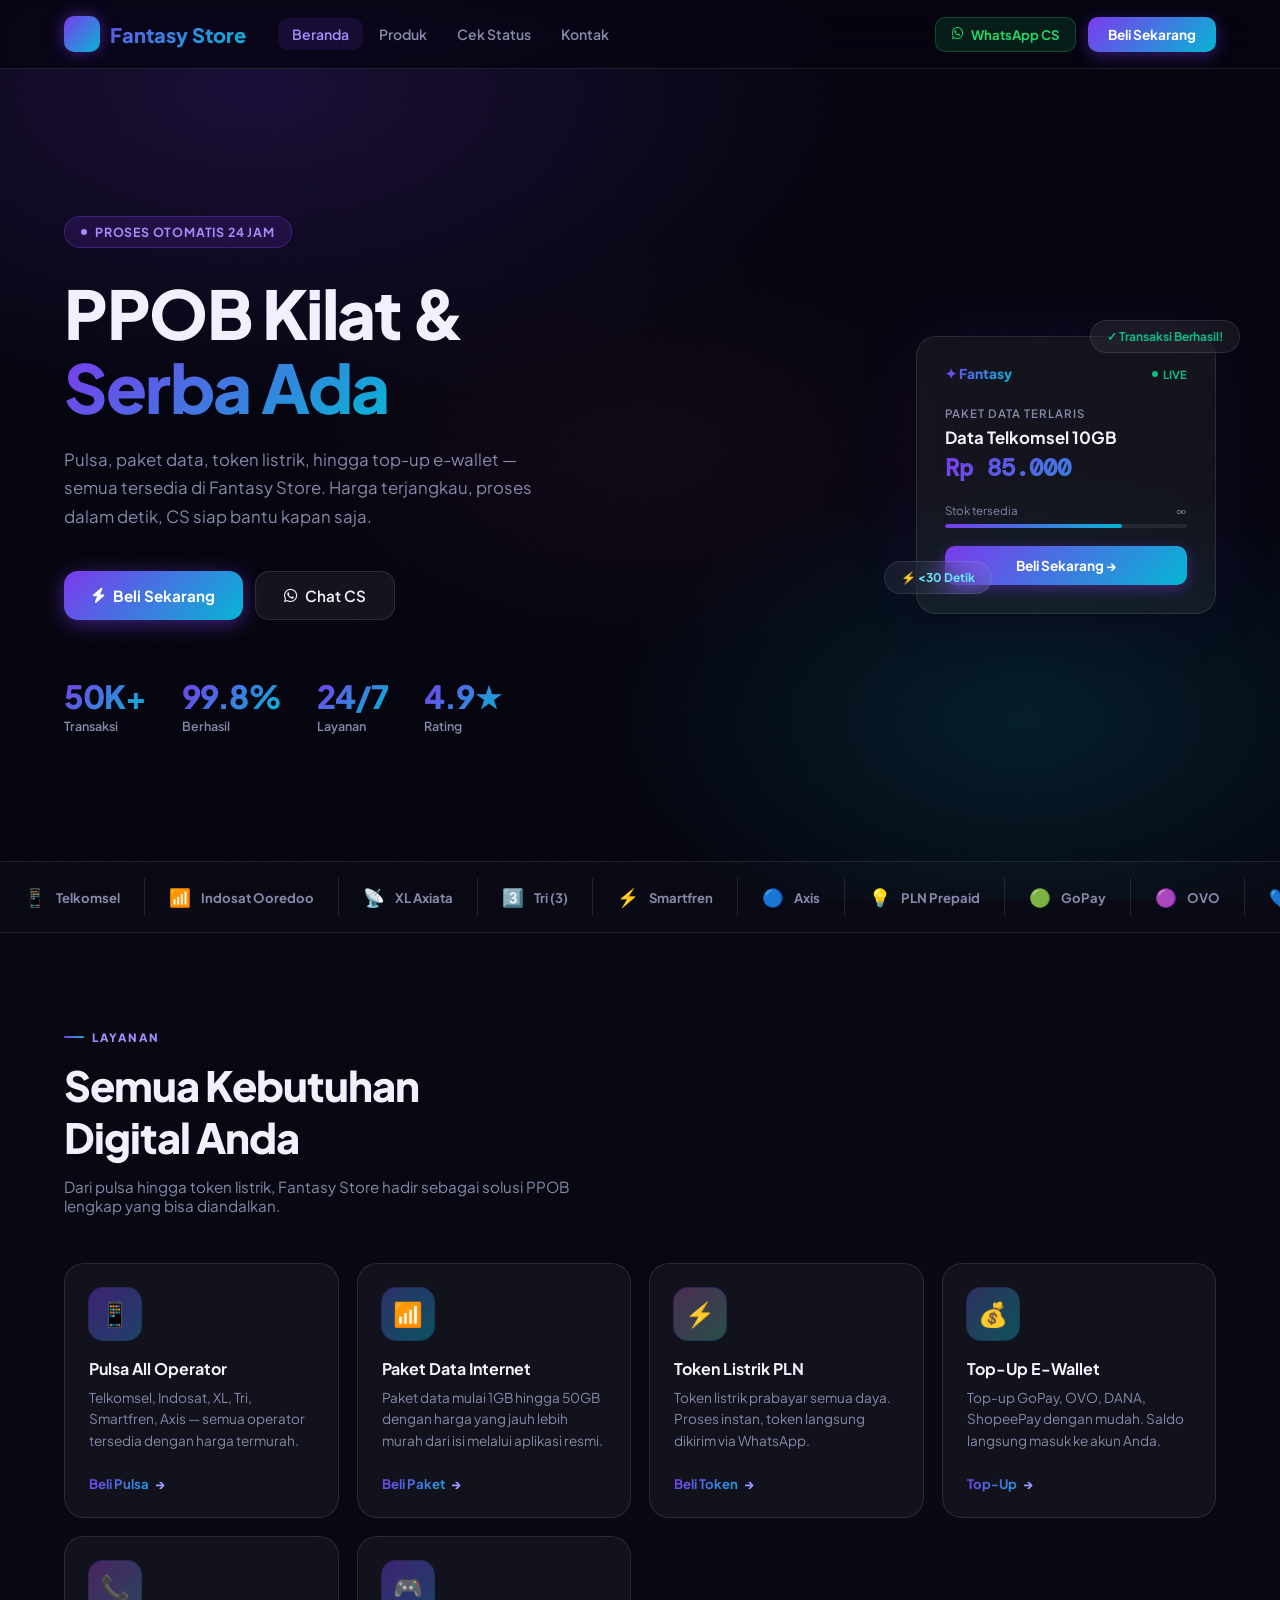
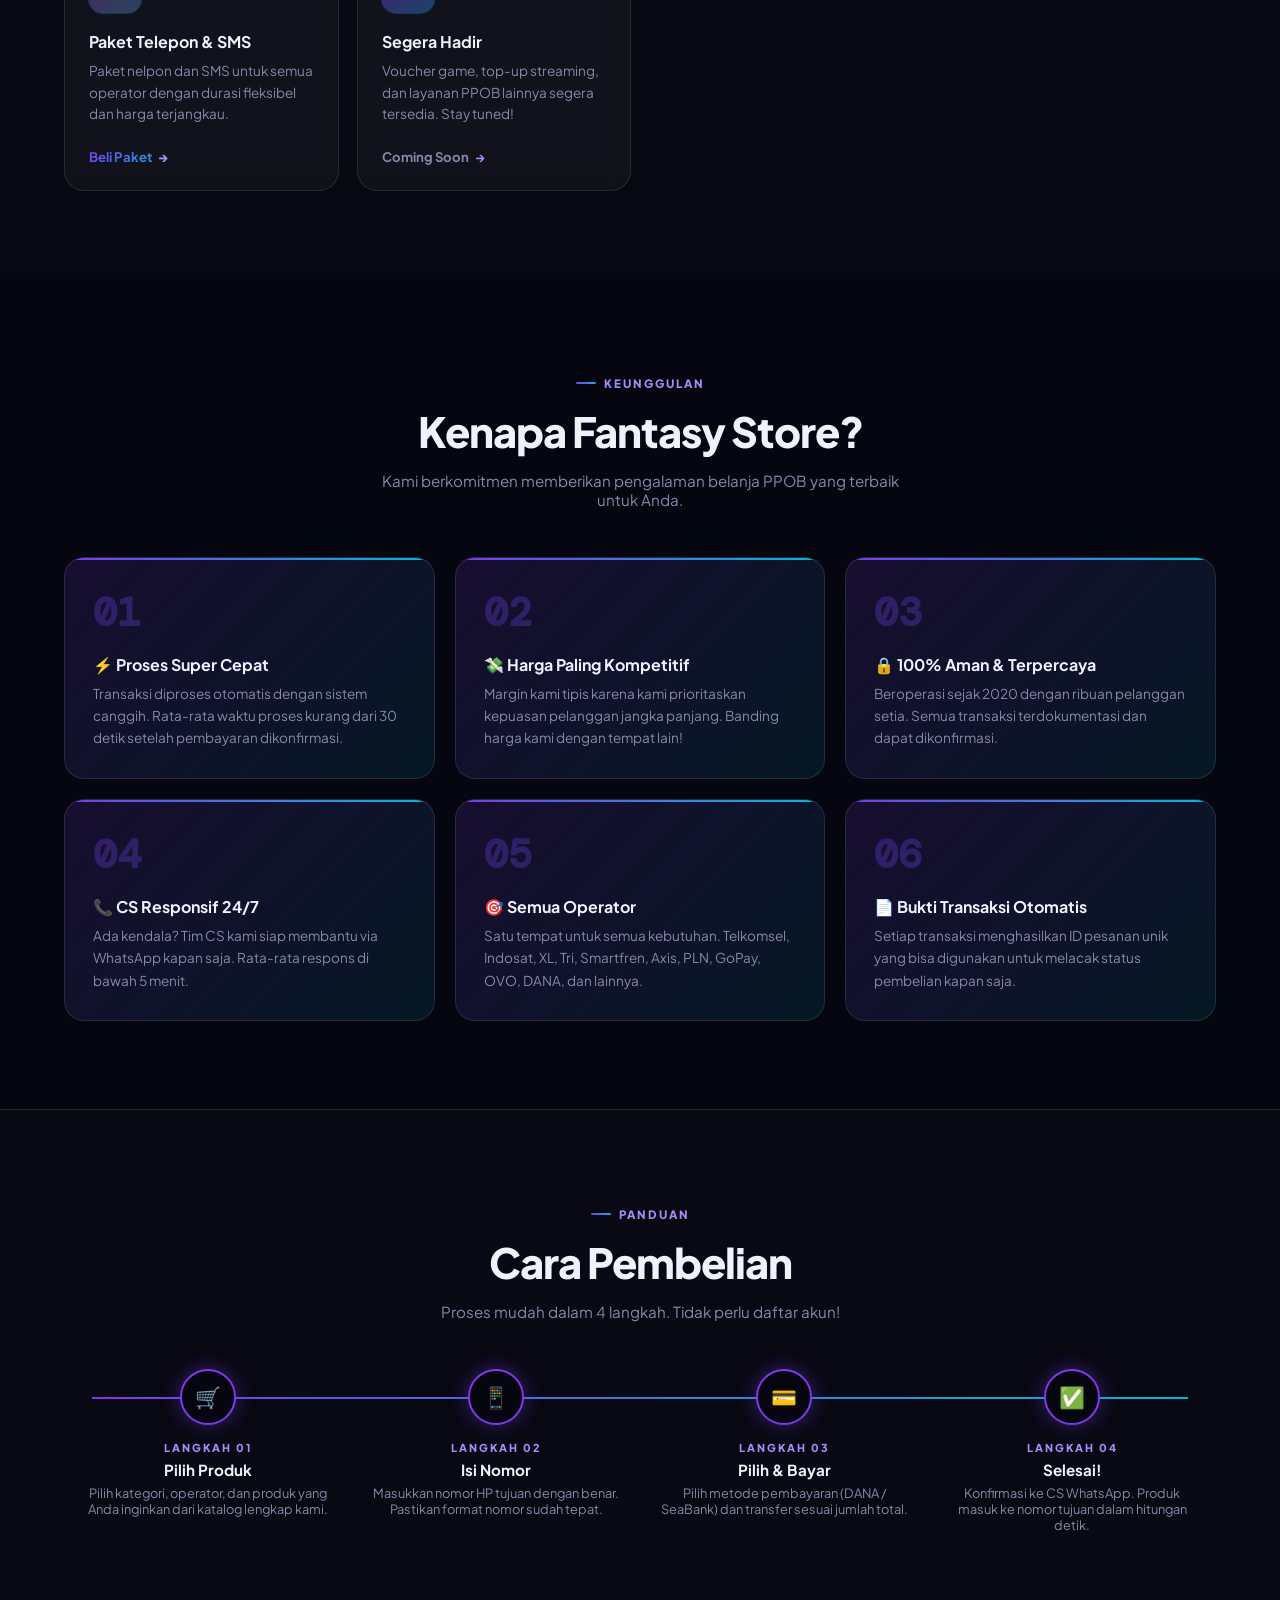
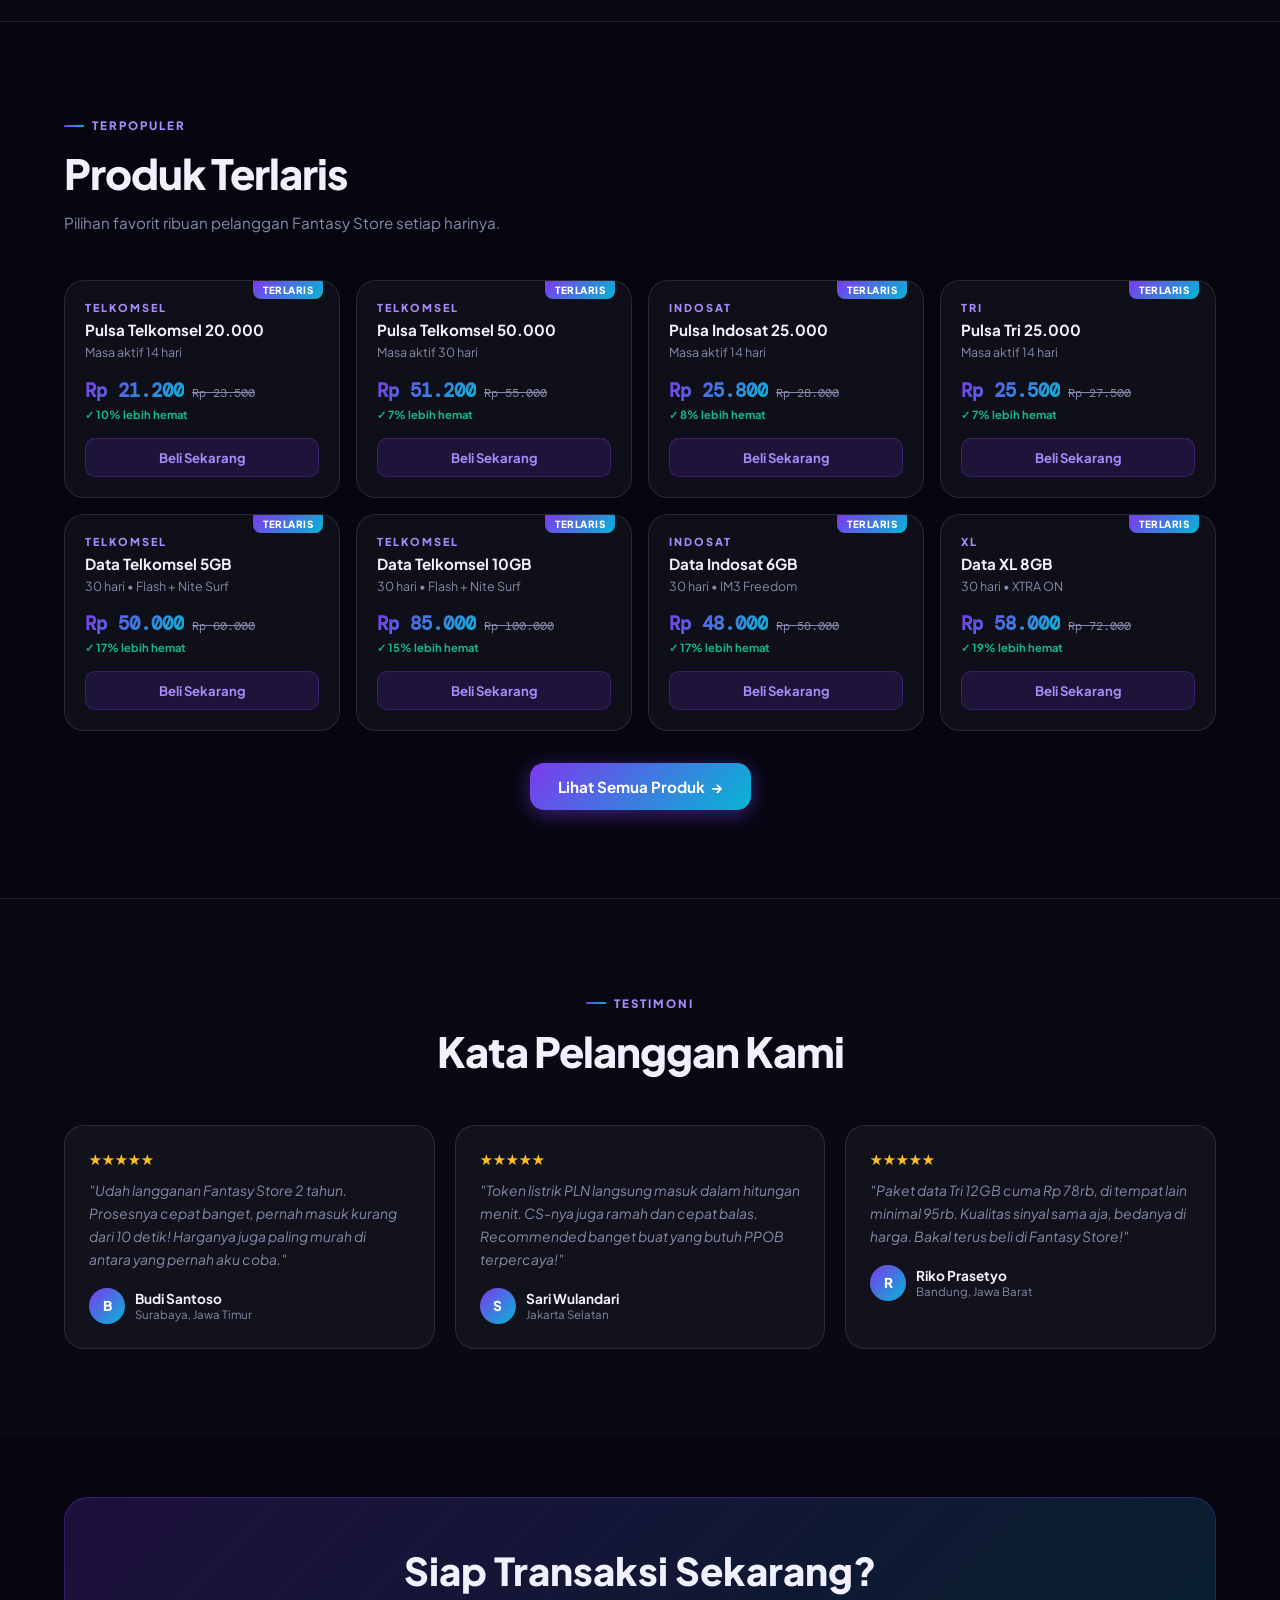
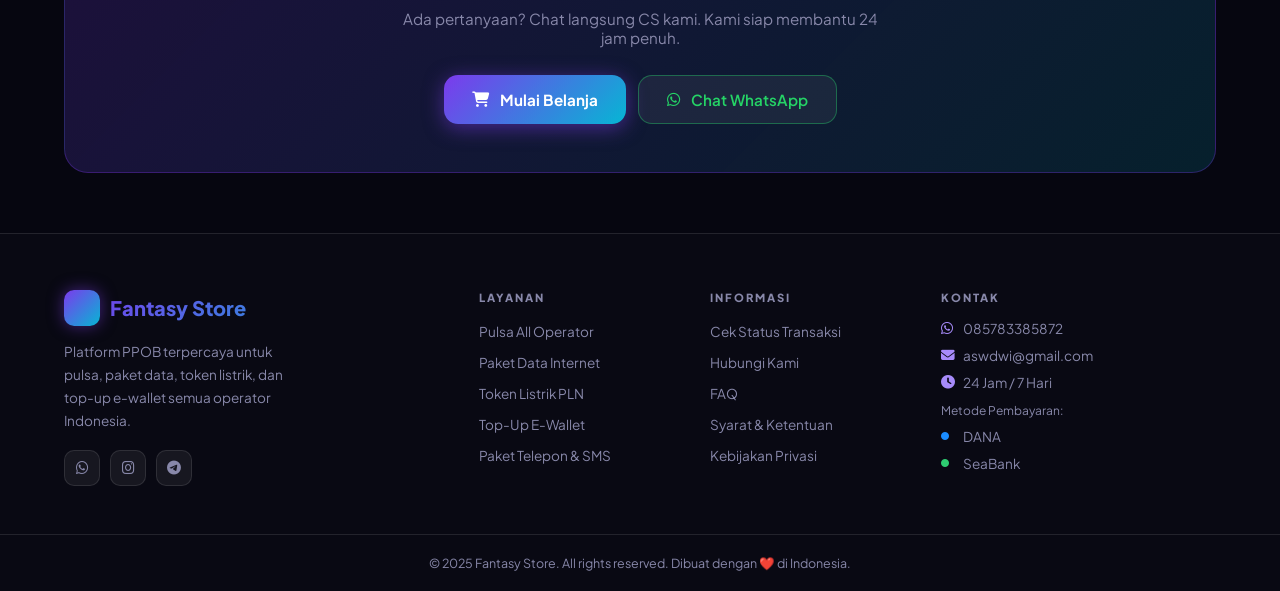
<file: index.html>
<!DOCTYPE html>
<html lang="id">
<head>
  <meta charset="UTF-8"/>
  <meta name="viewport" content="width=device-width, initial-scale=1.0"/>
  <meta name="description" content="Fantasy Store — PPOB terpercaya. Pulsa, paket data, token listrik, e-wallet semua operator. Proses instan, harga termurah."/>
  <title>Fantasy Store — PPOB Terpercaya</title>
  <link rel="stylesheet" href="css/style.css"/>
  <link rel="stylesheet" href="https://cdnjs.cloudflare.com/ajax/libs/font-awesome/6.5.0/css/all.min.css"/>
</head>
<body>

<!-- ═══ NAVBAR ═══ -->
<nav class="navbar">
  <div class="nav-inner">
    <a href="index.html" class="logo">
      <div class="logo-icon">✦</div>
      Fantasy Store
    </a>
    <ul class="nav-links" id="navLinks">
      <li><a href="index.html" class="active">Beranda</a></li>
      <li><a href="produk.html">Produk</a></li>
      <li><a href="cek-status.html">Cek Status</a></li>
      <li><a href="kontak.html">Kontak</a></li>
    </ul>
    <div class="nav-right">
      <a href="https://wa.me/6285783385872" target="_blank" class="nav-wa">
        <i class="fab fa-whatsapp"></i> WhatsApp CS
      </a>
      <a href="produk.html" class="btn-cta">Beli Sekarang</a>
    </div>
    <button class="hamburger" id="hamburger"><i class="fas fa-bars"></i></button>
  </div>
</nav>

<!-- ═══ HERO ═══ -->
<section class="hero">
  <div class="hero-content">
    <div class="hero-badge">
      <span class="badge-dot"></span>
      Proses Otomatis 24 Jam
    </div>
    <h1>
      PPOB Kilat &<br/>
      <span class="grad">Serba Ada</span>
    </h1>
    <p class="hero-desc">
      Pulsa, paket data, token listrik, hingga top-up e-wallet — semua tersedia di Fantasy Store. Harga terjangkau, proses dalam detik, CS siap bantu kapan saja.
    </p>
    <div class="hero-actions">
      <a href="produk.html" class="btn-primary">
        <i class="fas fa-bolt"></i> Beli Sekarang
      </a>
      <a href="https://wa.me/6285783385872?text=Halo%20Fantasy%20Store%2C%20saya%20butuh%20bantuan" target="_blank" class="btn-ghost">
        <i class="fab fa-whatsapp"></i> Chat CS
      </a>
    </div>
    <div class="hero-stats">
      <div class="hstat">
        <span class="hstat-num">50K+</span>
        <span class="hstat-lbl">Transaksi</span>
      </div>
      <div class="hstat">
        <span class="hstat-num">99.8%</span>
        <span class="hstat-lbl">Berhasil</span>
      </div>
      <div class="hstat">
        <span class="hstat-num">24/7</span>
        <span class="hstat-lbl">Layanan</span>
      </div>
      <div class="hstat">
        <span class="hstat-num">4.9★</span>
        <span class="hstat-lbl">Rating</span>
      </div>
    </div>
  </div>
  <div class="hero-visual">
    <div class="hero-card-float">
      <div class="card-header">
        <div class="card-logo-mini">✦ Fantasy</div>
        <div class="card-live"><span class="live-dot"></span> LIVE</div>
      </div>
      <div class="card-product">Paket Data Terlaris</div>
      <div class="card-name">Data Telkomsel 10GB</div>
      <div class="card-price">Rp 85.000</div>
      <div class="card-progress">
        <div class="progress-lbl"><span>Stok tersedia</span><span>∞</span></div>
        <div class="progress-bar"><div class="progress-fill"></div></div>
      </div>
      <button class="card-btn-mini" onclick="window.location.href='produk.html'">Beli Sekarang →</button>
    </div>
    <div class="float-badge1">✓ Transaksi Berhasil!</div>
    <div class="float-badge2">⚡ &lt;30 Detik</div>
  </div>
</section>

<!-- ═══ OPERATOR MARQUEE ═══ -->
<div class="marquee-wrap">
  <div class="marquee-inner" id="marqueeInner"></div>
</div>

<!-- ═══ LAYANAN ═══ -->
<section class="layanan-section">
  <div class="container">
    <div class="section-head">
      <div class="section-label">Layanan</div>
      <h2 class="section-title">Semua Kebutuhan<br/>Digital Anda</h2>
      <p class="section-desc">Dari pulsa hingga token listrik, Fantasy Store hadir sebagai solusi PPOB lengkap yang bisa diandalkan.</p>
    </div>
    <div class="layanan-grid">
      <div class="layanan-card">
        <div class="layanan-icon" style="background:rgba(124,58,237,.15)">📱</div>
        <h3>Pulsa All Operator</h3>
        <p>Telkomsel, Indosat, XL, Tri, Smartfren, Axis — semua operator tersedia dengan harga termurah.</p>
        <a href="produk.html?kat=pulsa" class="layanan-link">Beli Pulsa</a>
      </div>
      <div class="layanan-card">
        <div class="layanan-icon" style="background:rgba(6,182,212,.12)">📶</div>
        <h3>Paket Data Internet</h3>
        <p>Paket data mulai 1GB hingga 50GB dengan harga yang jauh lebih murah dari isi melalui aplikasi resmi.</p>
        <a href="produk.html?kat=data" class="layanan-link">Beli Paket</a>
      </div>
      <div class="layanan-card">
        <div class="layanan-icon" style="background:rgba(245,158,11,.12)">⚡</div>
        <h3>Token Listrik PLN</h3>
        <p>Token listrik prabayar semua daya. Proses instan, token langsung dikirim via WhatsApp.</p>
        <a href="produk.html?kat=listrik" class="layanan-link">Beli Token</a>
      </div>
      <div class="layanan-card">
        <div class="layanan-icon" style="background:rgba(16,185,129,.12)">💰</div>
        <h3>Top-Up E-Wallet</h3>
        <p>Top-up GoPay, OVO, DANA, ShopeePay dengan mudah. Saldo langsung masuk ke akun Anda.</p>
        <a href="produk.html?kat=ewallet" class="layanan-link">Top-Up</a>
      </div>
      <div class="layanan-card">
        <div class="layanan-icon" style="background:rgba(236,72,153,.12)">📞</div>
        <h3>Paket Telepon & SMS</h3>
        <p>Paket nelpon dan SMS untuk semua operator dengan durasi fleksibel dan harga terjangkau.</p>
        <a href="produk.html?kat=telepon" class="layanan-link">Beli Paket</a>
      </div>
      <div class="layanan-card">
        <div class="layanan-icon" style="background:rgba(124,58,237,.15)">🎮</div>
        <h3>Segera Hadir</h3>
        <p>Voucher game, top-up streaming, dan layanan PPOB lainnya segera tersedia. Stay tuned!</p>
        <span class="layanan-link" style="-webkit-text-fill-color:var(--text2); background:none; color:var(--text2)">Coming Soon</span>
      </div>
    </div>
  </div>
</section>

<!-- ═══ KENAPA KAMI ═══ -->
<section>
  <div class="container">
    <div class="section-head center">
      <div class="section-label">Keunggulan</div>
      <h2 class="section-title">Kenapa Fantasy Store?</h2>
      <p class="section-desc">Kami berkomitmen memberikan pengalaman belanja PPOB yang terbaik untuk Anda.</p>
    </div>
    <div class="why-grid">
      <div class="why-card">
        <div class="why-num">01</div>
        <h3>⚡ Proses Super Cepat</h3>
        <p>Transaksi diproses otomatis dengan sistem canggih. Rata-rata waktu proses kurang dari 30 detik setelah pembayaran dikonfirmasi.</p>
      </div>
      <div class="why-card">
        <div class="why-num">02</div>
        <h3>💸 Harga Paling Kompetitif</h3>
        <p>Margin kami tipis karena kami prioritaskan kepuasan pelanggan jangka panjang. Banding harga kami dengan tempat lain!</p>
      </div>
      <div class="why-card">
        <div class="why-num">03</div>
        <h3>🔒 100% Aman & Terpercaya</h3>
        <p>Beroperasi sejak 2020 dengan ribuan pelanggan setia. Semua transaksi terdokumentasi dan dapat dikonfirmasi.</p>
      </div>
      <div class="why-card">
        <div class="why-num">04</div>
        <h3>📞 CS Responsif 24/7</h3>
        <p>Ada kendala? Tim CS kami siap membantu via WhatsApp kapan saja. Rata-rata respons di bawah 5 menit.</p>
      </div>
      <div class="why-card">
        <div class="why-num">05</div>
        <h3>🎯 Semua Operator</h3>
        <p>Satu tempat untuk semua kebutuhan. Telkomsel, Indosat, XL, Tri, Smartfren, Axis, PLN, GoPay, OVO, DANA, dan lainnya.</p>
      </div>
      <div class="why-card">
        <div class="why-num">06</div>
        <h3>📄 Bukti Transaksi Otomatis</h3>
        <p>Setiap transaksi menghasilkan ID pesanan unik yang bisa digunakan untuk melacak status pembelian kapan saja.</p>
      </div>
    </div>
  </div>
</section>

<!-- ═══ CARA BELI ═══ -->
<section style="background:rgba(255,255,255,.015); border-top:1px solid var(--glass-border); border-bottom:1px solid var(--glass-border);">
  <div class="container">
    <div class="section-head center">
      <div class="section-label">Panduan</div>
      <h2 class="section-title">Cara Pembelian</h2>
      <p class="section-desc">Proses mudah dalam 4 langkah. Tidak perlu daftar akun!</p>
    </div>
    <div class="steps-wrap">
      <div class="step-item">
        <div class="step-circle">🛒</div>
        <div class="step-num-label">Langkah 01</div>
        <h3>Pilih Produk</h3>
        <p>Pilih kategori, operator, dan produk yang Anda inginkan dari katalog lengkap kami.</p>
      </div>
      <div class="step-item">
        <div class="step-circle">📱</div>
        <div class="step-num-label">Langkah 02</div>
        <h3>Isi Nomor</h3>
        <p>Masukkan nomor HP tujuan dengan benar. Pastikan format nomor sudah tepat.</p>
      </div>
      <div class="step-item">
        <div class="step-circle">💳</div>
        <div class="step-num-label">Langkah 03</div>
        <h3>Pilih & Bayar</h3>
        <p>Pilih metode pembayaran (DANA / SeaBank) dan transfer sesuai jumlah total.</p>
      </div>
      <div class="step-item">
        <div class="step-circle">✅</div>
        <div class="step-num-label">Langkah 04</div>
        <h3>Selesai!</h3>
        <p>Konfirmasi ke CS WhatsApp. Produk masuk ke nomor tujuan dalam hitungan detik.</p>
      </div>
    </div>
  </div>
</section>

<!-- ═══ PRODUK TERLARIS ═══ -->
<section>
  <div class="container">
    <div class="section-head">
      <div class="section-label">Terpopuler</div>
      <h2 class="section-title">Produk Terlaris</h2>
      <p class="section-desc">Pilihan favorit ribuan pelanggan Fantasy Store setiap harinya.</p>
    </div>
    <div class="produk-grid" id="produkTerlaris"></div>
    <div style="text-align:center; margin-top:32px">
      <a href="produk.html" class="btn-primary">Lihat Semua Produk &nbsp;→</a>
    </div>
  </div>
</section>

<!-- ═══ TESTIMONI ═══ -->
<section style="background:rgba(255,255,255,.015); border-top:1px solid var(--glass-border);">
  <div class="container">
    <div class="section-head center">
      <div class="section-label">Testimoni</div>
      <h2 class="section-title">Kata Pelanggan Kami</h2>
    </div>
    <div class="testi-grid">
      <div class="testi-card">
        <div class="testi-stars">★★★★★</div>
        <p class="testi-text">"Udah langganan Fantasy Store 2 tahun. Prosesnya cepat banget, pernah masuk kurang dari 10 detik! Harganya juga paling murah di antara yang pernah aku coba."</p>
        <div class="testi-user">
          <div class="tuser-avatar">B</div>
          <div><div class="tuser-name">Budi Santoso</div><div class="tuser-city">Surabaya, Jawa Timur</div></div>
        </div>
      </div>
      <div class="testi-card">
        <div class="testi-stars">★★★★★</div>
        <p class="testi-text">"Token listrik PLN langsung masuk dalam hitungan menit. CS-nya juga ramah dan cepat balas. Recommended banget buat yang butuh PPOB terpercaya!"</p>
        <div class="testi-user">
          <div class="tuser-avatar">S</div>
          <div><div class="tuser-name">Sari Wulandari</div><div class="tuser-city">Jakarta Selatan</div></div>
        </div>
      </div>
      <div class="testi-card">
        <div class="testi-stars">★★★★★</div>
        <p class="testi-text">"Paket data Tri 12GB cuma Rp 78rb, di tempat lain minimal 95rb. Kualitas sinyal sama aja, bedanya di harga. Bakal terus beli di Fantasy Store!"</p>
        <div class="testi-user">
          <div class="tuser-avatar">R</div>
          <div><div class="tuser-name">Riko Prasetyo</div><div class="tuser-city">Bandung, Jawa Barat</div></div>
        </div>
      </div>
    </div>
  </div>
</section>

<!-- ═══ CTA BANNER ═══ -->
<section style="padding:60px 0;">
  <div class="container">
    <div style="background:linear-gradient(135deg,rgba(124,58,237,.2) 0%,rgba(6,182,212,.15) 100%); border:1px solid rgba(124,58,237,.3); border-radius:24px; padding:48px; text-align:center;">
      <h2 style="font-size:clamp(1.6rem,3vw,2.4rem); font-weight:800; margin-bottom:14px;">Siap Transaksi Sekarang?</h2>
      <p style="color:var(--text2); max-width:480px; margin:0 auto 28px; font-size:.95rem;">Ada pertanyaan? Chat langsung CS kami. Kami siap membantu 24 jam penuh.</p>
      <div style="display:flex; gap:12px; justify-content:center; flex-wrap:wrap;">
        <a href="produk.html" class="btn-primary"><i class="fas fa-shopping-cart"></i> &nbsp;Mulai Belanja</a>
        <a href="https://wa.me/6285783385872?text=Halo%20Fantasy%20Store!" target="_blank" class="btn-ghost" style="border-color:rgba(37,211,102,.4); color:#25d366;">
          <i class="fab fa-whatsapp"></i> &nbsp;Chat WhatsApp
        </a>
      </div>
    </div>
  </div>
</section>

<!-- ═══ FOOTER ═══ -->
<footer class="footer">
  <div class="container">
    <div class="footer-grid">
      <div class="footer-brand">
        <a href="index.html" class="logo">
          <div class="logo-icon">✦</div> Fantasy Store
        </a>
        <p>Platform PPOB terpercaya untuk pulsa, paket data, token listrik, dan top-up e-wallet semua operator Indonesia.</p>
        <div class="footer-socials">
          <a href="https://wa.me/6285783385872" target="_blank" class="social-btn" title="WhatsApp"><i class="fab fa-whatsapp"></i></a>
          <a href="#" class="social-btn" title="Instagram"><i class="fab fa-instagram"></i></a>
          <a href="#" class="social-btn" title="Telegram"><i class="fab fa-telegram"></i></a>
        </div>
      </div>
      <div class="footer-col">
        <h4>Layanan</h4>
        <ul>
          <li><a href="produk.html?kat=pulsa">Pulsa All Operator</a></li>
          <li><a href="produk.html?kat=data">Paket Data Internet</a></li>
          <li><a href="produk.html?kat=listrik">Token Listrik PLN</a></li>
          <li><a href="produk.html?kat=ewallet">Top-Up E-Wallet</a></li>
          <li><a href="produk.html?kat=telepon">Paket Telepon & SMS</a></li>
        </ul>
      </div>
      <div class="footer-col">
        <h4>Informasi</h4>
        <ul>
          <li><a href="cek-status.html">Cek Status Transaksi</a></li>
          <li><a href="kontak.html">Hubungi Kami</a></li>
          <li><a href="kontak.html#faq">FAQ</a></li>
          <li><a href="#">Syarat & Ketentuan</a></li>
          <li><a href="#">Kebijakan Privasi</a></li>
        </ul>
      </div>
      <div class="footer-col footer-contact">
        <h4>Kontak</h4>
        <p><i class="fab fa-whatsapp"></i> 085783385872</p>
        <p><i class="fas fa-envelope"></i> aswdwi@gmail.com</p>
        <p><i class="fas fa-clock"></i> 24 Jam / 7 Hari</p>
        <p style="margin-top:12px; font-size:.75rem; color:var(--text2);">Metode Pembayaran:</p>
        <p><i class="fas fa-circle" style="color:#1A8CFF; font-size:.5rem;"></i> DANA</p>
        <p><i class="fas fa-circle" style="color:#2ECC71; font-size:.5rem;"></i> SeaBank</p>
      </div>
    </div>
  </div>
  <div class="footer-bottom">
    <p>© 2025 Fantasy Store. All rights reserved. Dibuat dengan ❤️ di Indonesia.</p>
  </div>
</footer>

<script src="js/data.js"></script>
<script src="js/main.js"></script>
</body>
</html>
</file>
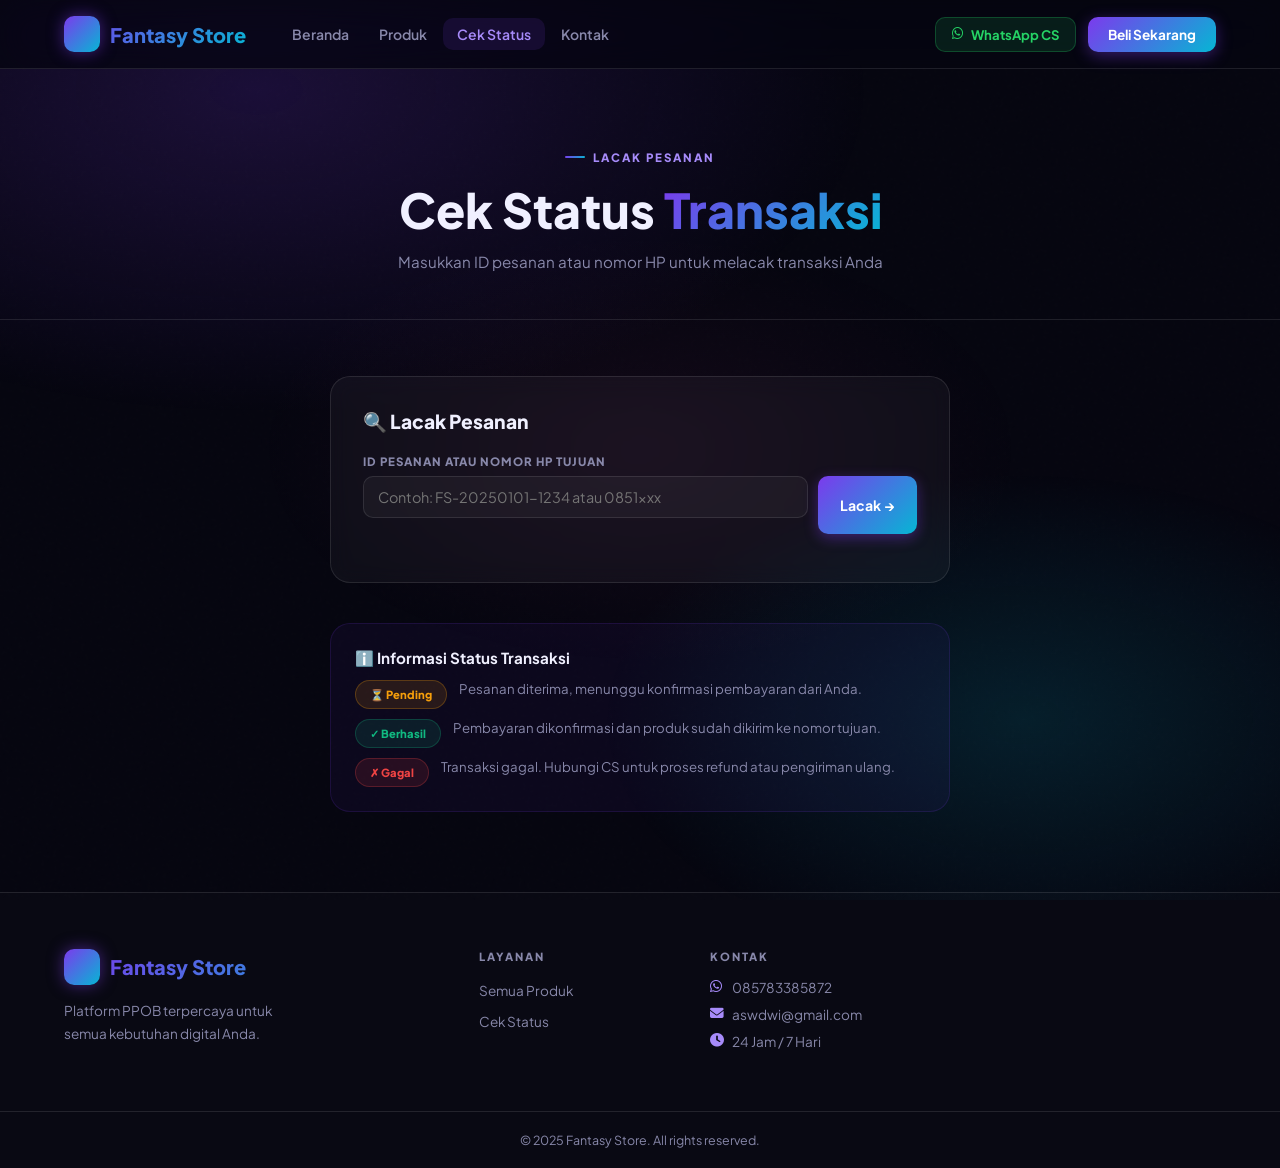
<file: cek-status.html>
<!DOCTYPE html>
<html lang="id">
<head>
  <meta charset="UTF-8"/>
  <meta name="viewport" content="width=device-width, initial-scale=1.0"/>
  <title>Cek Status — Fantasy Store</title>
  <link rel="stylesheet" href="css/style.css"/>
  <link rel="stylesheet" href="https://cdnjs.cloudflare.com/ajax/libs/font-awesome/6.5.0/css/all.min.css"/>
</head>
<body>

<nav class="navbar">
  <div class="nav-inner">
    <a href="index.html" class="logo">
      <div class="logo-icon">✦</div> Fantasy Store
    </a>
    <ul class="nav-links" id="navLinks">
      <li><a href="index.html">Beranda</a></li>
      <li><a href="produk.html">Produk</a></li>
      <li><a href="cek-status.html" class="active">Cek Status</a></li>
      <li><a href="kontak.html">Kontak</a></li>
    </ul>
    <div class="nav-right">
      <a href="https://wa.me/6285783385872" target="_blank" class="nav-wa"><i class="fab fa-whatsapp"></i> WhatsApp CS</a>
      <a href="produk.html" class="btn-cta">Beli Sekarang</a>
    </div>
    <button class="hamburger" id="hamburger"><i class="fas fa-bars"></i></button>
  </div>
</nav>

<div class="page-hero">
  <div class="container">
    <div class="section-label" style="justify-content:center">Lacak Pesanan</div>
    <h1>Cek Status <span class="grad-text">Transaksi</span></h1>
    <p class="text-muted" style="margin-top:8px; font-size:.95rem;">Masukkan ID pesanan atau nomor HP untuk melacak transaksi Anda</p>
  </div>
</div>

<section style="padding:56px 0 80px;">
  <div class="container">
    <div class="cek-wrap">

      <div class="cek-card">
        <h2>🔍 Lacak Pesanan</h2>
        <div class="form-group">
          <label>ID Pesanan atau Nomor HP Tujuan</label>
          <div class="input-group">
            <input type="text" class="form-group input" id="cekInput" style="flex:1;background:rgba(255,255,255,.04);border:1px solid var(--glass-border);color:var(--text);padding:11px 14px;border-radius:10px;font-family:inherit;font-size:.9rem;outline:none;" placeholder="Contoh: FS-20250101-1234 atau 0851xxx"/>
            <button class="btn-cek" id="btnCek">Lacak →</button>
          </div>
        </div>

        <div id="cekResult" style="display:none; margin-top:20px;">
          <div class="result-card">
            <div class="result-header-row">
              <span class="status-pill" id="rStatus"></span>
              <span class="result-oid" id="rOid"></span>
            </div>
            <div class="result-rows">
              <div class="result-row"><span>Produk</span><strong id="rProduk"></strong></div>
              <div class="result-row"><span>Operator</span><strong id="rOperator"></strong></div>
              <div class="result-row"><span>Nomor Tujuan</span><strong id="rNomor"></strong></div>
              <div class="result-row"><span>Total Bayar</span><strong id="rTotal" style="background:var(--grad-main);-webkit-background-clip:text;-webkit-text-fill-color:transparent;background-clip:text;"></strong></div>
              <div class="result-row"><span>Pembayaran</span><strong id="rMetode"></strong></div>
              <div class="result-row"><span>Tanggal</span><strong id="rTgl"></strong></div>
            </div>
          </div>
          <div id="rNote" style="background:rgba(245,158,11,.08);border:1px solid rgba(245,158,11,.2);border-radius:var(--radius);padding:14px 16px;font-size:.83rem;color:#fbbf24; margin-top:-4px;"></div>
          <div style="text-align:center; margin-top:16px;">
            <a href="https://wa.me/6285783385872" target="_blank" class="btn-ghost" style="font-size:.82rem; padding:9px 20px;">
              <i class="fab fa-whatsapp"></i> Hubungi CS
            </a>
          </div>
        </div>

        <div id="cekEmpty" style="display:none; text-align:center; padding:28px 0;">
          <div class="empty-icon">🔎</div>
          <p style="color:var(--text2);">Pesanan tidak ditemukan. Periksa kembali ID atau nomor HP yang Anda masukkan.</p>
          <p style="color:var(--text2); font-size:.82rem; margin-top:8px;">
            Butuh bantuan? <a href="https://wa.me/6285783385872" target="_blank" style="color:var(--violet-lt);">Chat CS WhatsApp</a>
          </p>
        </div>
      </div>

      <!-- RIWAYAT SESI -->
      <div class="riwayat-section" id="riwayatSection" style="display:none">
        <div class="riwayat-title">📋 Riwayat Pesanan (Sesi Ini)</div>
        <div id="riwayatList"></div>
      </div>

      <!-- INFO BOX -->
      <div style="background:rgba(124,58,237,.06);border:1px solid rgba(124,58,237,.15);border-radius:var(--radius2);padding:24px; margin-top:32px;">
        <h3 style="font-size:.95rem; font-weight:700; margin-bottom:12px;">ℹ️ Informasi Status Transaksi</h3>
        <div style="display:grid; gap:10px;">
          <div style="display:flex; gap:12px; align-items:flex-start; font-size:.83rem;">
            <span class="status-pill pending" style="flex-shrink:0;font-size:.7rem;">⏳ Pending</span>
            <span style="color:var(--text2);">Pesanan diterima, menunggu konfirmasi pembayaran dari Anda.</span>
          </div>
          <div style="display:flex; gap:12px; align-items:flex-start; font-size:.83rem;">
            <span class="status-pill sukses" style="flex-shrink:0;font-size:.7rem;">✓ Berhasil</span>
            <span style="color:var(--text2);">Pembayaran dikonfirmasi dan produk sudah dikirim ke nomor tujuan.</span>
          </div>
          <div style="display:flex; gap:12px; align-items:flex-start; font-size:.83rem;">
            <span class="status-pill gagal" style="flex-shrink:0;font-size:.7rem;">✗ Gagal</span>
            <span style="color:var(--text2);">Transaksi gagal. Hubungi CS untuk proses refund atau pengiriman ulang.</span>
          </div>
        </div>
      </div>

    </div>
  </div>
</section>

<footer class="footer">
  <div class="container">
    <div class="footer-grid">
      <div class="footer-brand">
        <a href="index.html" class="logo"><div class="logo-icon">✦</div> Fantasy Store</a>
        <p>Platform PPOB terpercaya untuk semua kebutuhan digital Anda.</p>
      </div>
      <div class="footer-col">
        <h4>Layanan</h4>
        <ul>
          <li><a href="produk.html">Semua Produk</a></li>
          <li><a href="cek-status.html">Cek Status</a></li>
        </ul>
      </div>
      <div class="footer-col footer-contact">
        <h4>Kontak</h4>
        <p><i class="fab fa-whatsapp"></i> 085783385872</p>
        <p><i class="fas fa-envelope"></i> aswdwi@gmail.com</p>
        <p><i class="fas fa-clock"></i> 24 Jam / 7 Hari</p>
      </div>
    </div>
  </div>
  <div class="footer-bottom">© 2025 Fantasy Store. All rights reserved.</div>
</footer>

<script src="js/data.js"></script>
<script src="js/cek-status.js"></script>
</body>
</html>
</file>
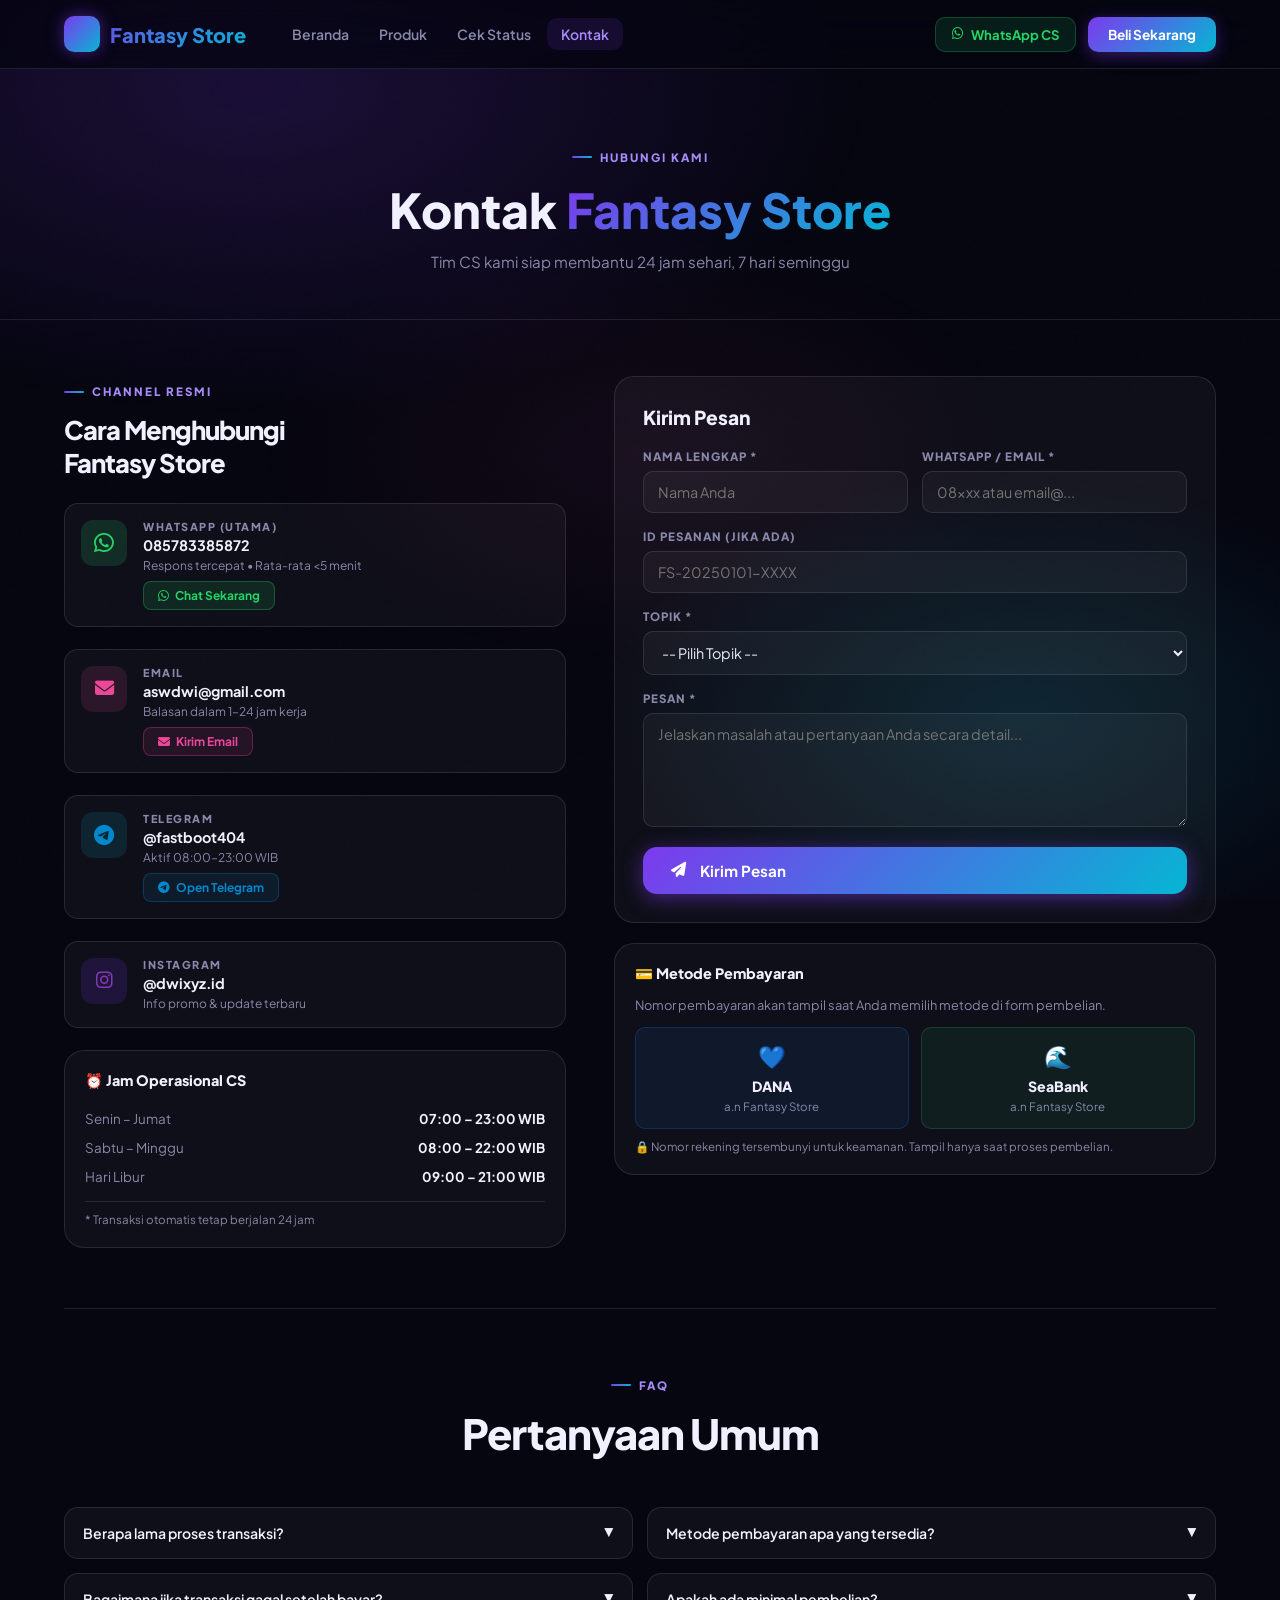
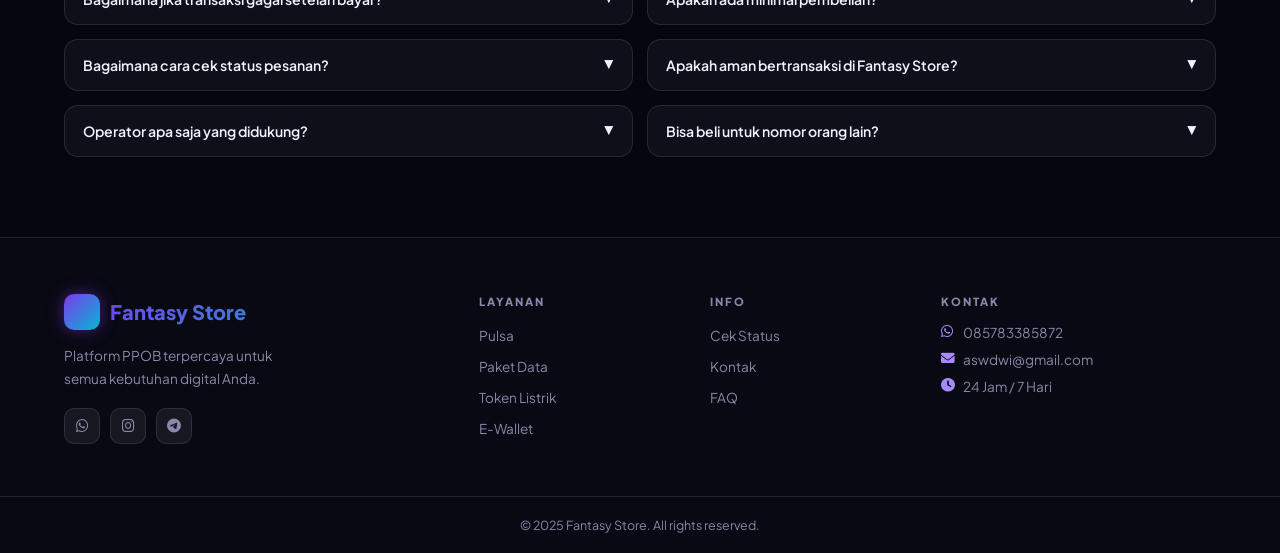
<file: kontak.html>
<!DOCTYPE html>
<html lang="id">
<head>
  <meta charset="UTF-8"/>
  <meta name="viewport" content="width=device-width, initial-scale=1.0"/>
  <title>Kontak — Fantasy Store</title>
  <link rel="stylesheet" href="css/style.css"/>
  <link rel="stylesheet" href="https://cdnjs.cloudflare.com/ajax/libs/font-awesome/6.5.0/css/all.min.css"/>
</head>
<body>

<nav class="navbar">
  <div class="nav-inner">
    <a href="index.html" class="logo">
      <div class="logo-icon">✦</div> Fantasy Store
    </a>
    <ul class="nav-links" id="navLinks">
      <li><a href="index.html">Beranda</a></li>
      <li><a href="produk.html">Produk</a></li>
      <li><a href="cek-status.html">Cek Status</a></li>
      <li><a href="kontak.html" class="active">Kontak</a></li>
    </ul>
    <div class="nav-right">
      <a href="https://wa.me/6285783385872" target="_blank" class="nav-wa"><i class="fab fa-whatsapp"></i> WhatsApp CS</a>
      <a href="produk.html" class="btn-cta">Beli Sekarang</a>
    </div>
    <button class="hamburger" id="hamburger"><i class="fas fa-bars"></i></button>
  </div>
</nav>

<div class="page-hero">
  <div class="container">
    <div class="section-label" style="justify-content:center">Hubungi Kami</div>
    <h1>Kontak <span class="grad-text">Fantasy Store</span></h1>
    <p class="text-muted" style="margin-top:8px; font-size:.95rem;">Tim CS kami siap membantu 24 jam sehari, 7 hari seminggu</p>
  </div>
</div>

<section style="padding:56px 0 80px;">
  <div class="container">
    <div class="kontak-grid">

      <!-- CHANNEL -->
      <div>
        <div class="section-label">Channel Resmi</div>
        <h2 class="section-title" style="font-size:1.6rem; margin-bottom:24px;">Cara Menghubungi<br/>Fantasy Store</h2>

        <div class="kontak-channel">
          <div class="ch-icon" style="background:rgba(37,211,102,.15);">
            <i class="fab fa-whatsapp" style="color:#25d366; font-size:1.4rem;"></i>
          </div>
          <div class="ch-body">
            <div class="ch-label">WhatsApp (Utama)</div>
            <div class="ch-val">085783385872</div>
            <div class="ch-note">Respons tercepat • Rata-rata &lt;5 menit</div>
            <a href="https://wa.me/6285783385872?text=Halo%20Fantasy%20Store%2C%20saya%20butuh%20bantuan..." target="_blank" class="ch-btn" style="background:rgba(37,211,102,.12); border-color:rgba(37,211,102,.3); color:#25d366;">
              <i class="fab fa-whatsapp"></i> Chat Sekarang
            </a>
          </div>
        </div>

        <div class="kontak-channel">
          <div class="ch-icon" style="background:rgba(236,72,153,.12);">
            <i class="fas fa-envelope" style="color:#ec4899; font-size:1.2rem;"></i>
          </div>
          <div class="ch-body">
            <div class="ch-label">Email</div>
            <div class="ch-val">aswdwi@gmail.com</div>
            <div class="ch-note">Balasan dalam 1–24 jam kerja</div>
            <a href="mailto:aswdwi@gmail.com" class="ch-btn" style="background:rgba(236,72,153,.1); border-color:rgba(236,72,153,.3); color:#ec4899;">
              <i class="fas fa-envelope"></i> Kirim Email
            </a>
          </div>
        </div>

        <div class="kontak-channel">
          <div class="ch-icon" style="background:rgba(6,182,212,.12);">
            <i class="fab fa-telegram" style="color:#0088cc; font-size:1.3rem;"></i>
          </div>
          <div class="ch-body">
            <div class="ch-label">Telegram</div>
            <div class="ch-val">@fastboot404</div>
            <div class="ch-note">Aktif 08:00–23:00 WIB</div>
            <a href="https://t.me/fastboot404" target="_blank" class="ch-btn" style="background:rgba(0,136,204,.1); border-color:rgba(0,136,204,.3); color:#0088cc;">
              <i class="fab fa-telegram"></i> Open Telegram
            </a>
          </div>
        </div>

        <div class="kontak-channel">
          <div class="ch-icon" style="background:rgba(124,58,237,.15);">
            <i class="fab fa-instagram" style="color:#833ab4; font-size:1.2rem;"></i>
          </div>
          <div class="ch-body">
            <div class="ch-label">Instagram</div>
            <div class="ch-val">@dwixyz.id</div>
            <div class="ch-note">Info promo & update terbaru</div>
          </div>
        </div>

        <!-- JAM OPERASIONAL -->
        <div style="background:var(--bg-card);border:1px solid var(--glass-border);border-radius:var(--radius2);padding:20px; margin-top:8px;">
          <h3 style="font-size:.9rem;font-weight:800;margin-bottom:14px;">⏰ Jam Operasional CS</h3>
          <table style="width:100%;font-size:.84rem;border-collapse:collapse;">
            <tr>
              <td style="padding:6px 0;color:var(--text2);">Senin – Jumat</td>
              <td style="padding:6px 0;font-weight:700;text-align:right;">07:00 – 23:00 WIB</td>
            </tr>
            <tr>
              <td style="padding:6px 0;color:var(--text2);">Sabtu – Minggu</td>
              <td style="padding:6px 0;font-weight:700;text-align:right;">08:00 – 22:00 WIB</td>
            </tr>
            <tr>
              <td style="padding:6px 0;color:var(--text2);">Hari Libur</td>
              <td style="padding:6px 0;font-weight:700;text-align:right;">09:00 – 21:00 WIB</td>
            </tr>
          </table>
          <p style="font-size:.72rem;color:var(--text2);margin-top:10px;border-top:1px solid var(--glass-border);padding-top:10px;">
            * Transaksi otomatis tetap berjalan 24 jam
          </p>
        </div>
      </div>

      <!-- FORM KONTAK -->
      <div>
        <div class="form-kontak">
          <h2>Kirim Pesan</h2>
          <form id="formKontak">
            <div class="form-row">
              <div class="form-group">
                <label>Nama Lengkap *</label>
                <input type="text" id="kNama" placeholder="Nama Anda" required/>
              </div>
              <div class="form-group">
                <label>WhatsApp / Email *</label>
                <input type="text" id="kKontak" placeholder="08xxx atau email@..." required/>
              </div>
            </div>
            <div class="form-group">
              <label>ID Pesanan (jika ada)</label>
              <input type="text" id="kOid" placeholder="FS-20250101-XXXX"/>
            </div>
            <div class="form-group">
              <label>Topik *</label>
              <select id="kTopik" required>
                <option value="">-- Pilih Topik --</option>
                <option value="transaksi">Masalah Transaksi</option>
                <option value="bayar">Konfirmasi Pembayaran</option>
                <option value="refund">Permintaan Refund</option>
                <option value="promo">Tanya Promo / Harga</option>
                <option value="lainnya">Lainnya</option>
              </select>
            </div>
            <div class="form-group">
              <label>Pesan *</label>
              <textarea id="kPesan" rows="5" placeholder="Jelaskan masalah atau pertanyaan Anda secara detail..." required></textarea>
            </div>
            <button type="submit" class="btn-primary btn-full">
              <i class="fas fa-paper-plane"></i>&nbsp; Kirim Pesan
            </button>
          </form>

          <div id="formSukses" style="display:none; text-align:center; padding:40px 0;">
            <div class="success-anim" style="width:60px;height:60px;font-size:1.5rem;">✓</div>
            <h3 style="margin-bottom:8px;">Pesan Terkirim!</h3>
            <p style="color:var(--text2);font-size:.88rem; margin-bottom:20px;">Terima kasih! Tim kami akan merespons ke kontak Anda segera.</p>
            <button class="btn-ghost" onclick="document.getElementById('formSukses').style.display='none';document.getElementById('formKontak').style.display='block'">
              Kirim Pesan Lain
            </button>
          </div>
        </div>

        <!-- METODE BAYAR INFO -->
        <div style="background:var(--bg-card);border:1px solid var(--glass-border);border-radius:var(--radius2);padding:20px;margin-top:20px;">
          <h3 style="font-size:.9rem;font-weight:800;margin-bottom:14px;">💳 Metode Pembayaran</h3>
          <p style="font-size:.8rem;color:var(--text2);margin-bottom:14px;">Nomor pembayaran akan tampil saat Anda memilih metode di form pembelian.</p>
          <div style="display:flex;gap:12px;">
            <div style="flex:1;background:rgba(26,140,255,.08);border:1px solid rgba(26,140,255,.2);border-radius:10px;padding:14px;text-align:center;">
              <div style="font-size:1.4rem;margin-bottom:6px;">💙</div>
              <div style="font-weight:800;font-size:.88rem;">DANA</div>
              <div style="font-size:.72rem;color:var(--text2);margin-top:4px;">a.n Fantasy Store</div>
            </div>
            <div style="flex:1;background:rgba(46,204,113,.08);border:1px solid rgba(46,204,113,.2);border-radius:10px;padding:14px;text-align:center;">
              <div style="font-size:1.4rem;margin-bottom:6px;">🌊</div>
              <div style="font-weight:800;font-size:.88rem;">SeaBank</div>
              <div style="font-size:.72rem;color:var(--text2);margin-top:4px;">a.n Fantasy Store</div>
            </div>
          </div>
          <p style="font-size:.72rem;color:var(--text2);margin-top:10px;">
            🔒 Nomor rekening tersembunyi untuk keamanan. Tampil hanya saat proses pembelian.
          </p>
        </div>
      </div>

    </div>

    <!-- FAQ -->
    <div class="faq-section" id="faq">
      <div class="section-head center">
        <div class="section-label">FAQ</div>
        <h2 class="section-title">Pertanyaan Umum</h2>
      </div>
      <div class="faq-grid" id="faqList"></div>
    </div>

  </div>
</section>

<footer class="footer">
  <div class="container">
    <div class="footer-grid">
      <div class="footer-brand">
        <a href="index.html" class="logo"><div class="logo-icon">✦</div> Fantasy Store</a>
        <p>Platform PPOB terpercaya untuk semua kebutuhan digital Anda.</p>
        <div class="footer-socials">
          <a href="https://wa.me/6285783385872" target="_blank" class="social-btn"><i class="fab fa-whatsapp"></i></a>
          <a href="#" class="social-btn"><i class="fab fa-instagram"></i></a>
          <a href="#" class="social-btn"><i class="fab fa-telegram"></i></a>
        </div>
      </div>
      <div class="footer-col">
        <h4>Layanan</h4>
        <ul>
          <li><a href="produk.html?kat=pulsa">Pulsa</a></li>
          <li><a href="produk.html?kat=data">Paket Data</a></li>
          <li><a href="produk.html?kat=listrik">Token Listrik</a></li>
          <li><a href="produk.html?kat=ewallet">E-Wallet</a></li>
        </ul>
      </div>
      <div class="footer-col">
        <h4>Info</h4>
        <ul>
          <li><a href="cek-status.html">Cek Status</a></li>
          <li><a href="kontak.html">Kontak</a></li>
          <li><a href="kontak.html#faq">FAQ</a></li>
        </ul>
      </div>
      <div class="footer-col footer-contact">
        <h4>Kontak</h4>
        <p><i class="fab fa-whatsapp"></i> 085783385872</p>
        <p><i class="fas fa-envelope"></i> aswdwi@gmail.com</p>
        <p><i class="fas fa-clock"></i> 24 Jam / 7 Hari</p>
      </div>
    </div>
  </div>
  <div class="footer-bottom">© 2025 Fantasy Store. All rights reserved.</div>
</footer>

<script src="js/data.js"></script>
<script src="js/kontak.js"></script>
</body>
</html>
</file>
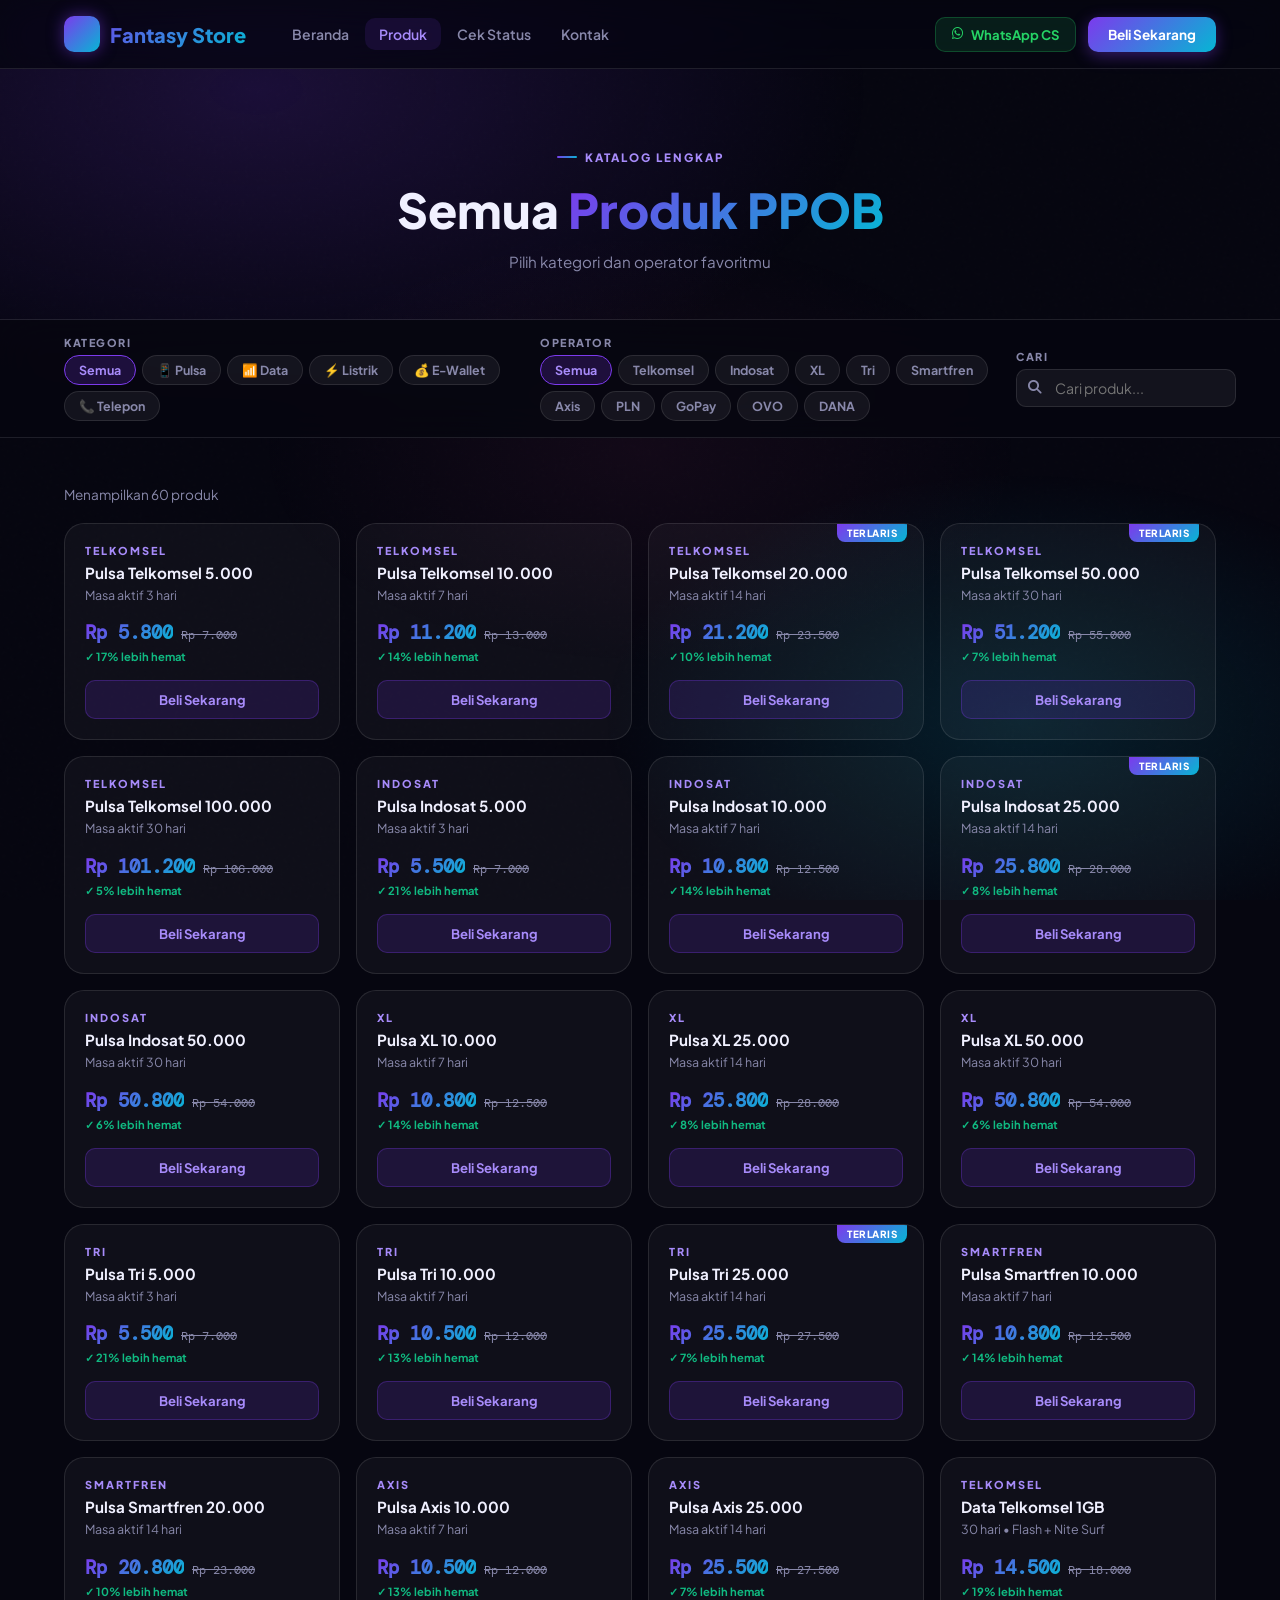
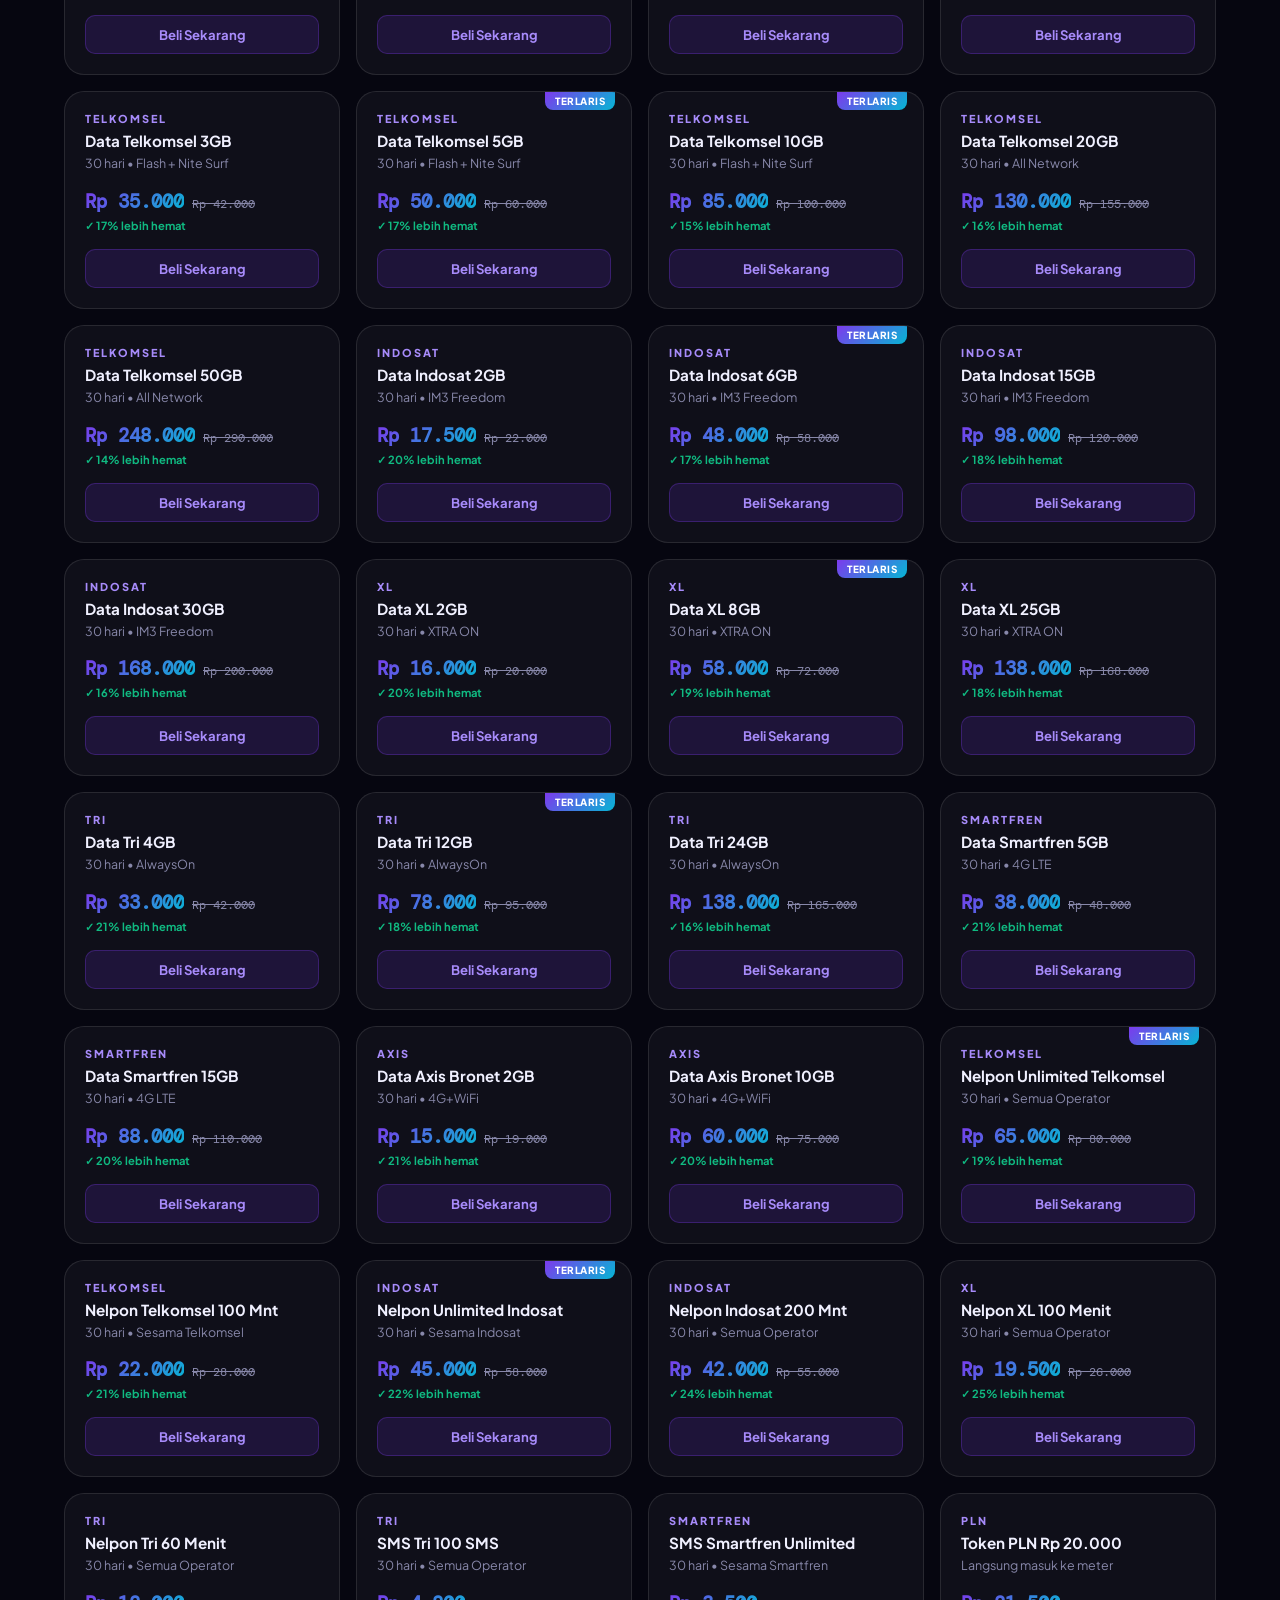
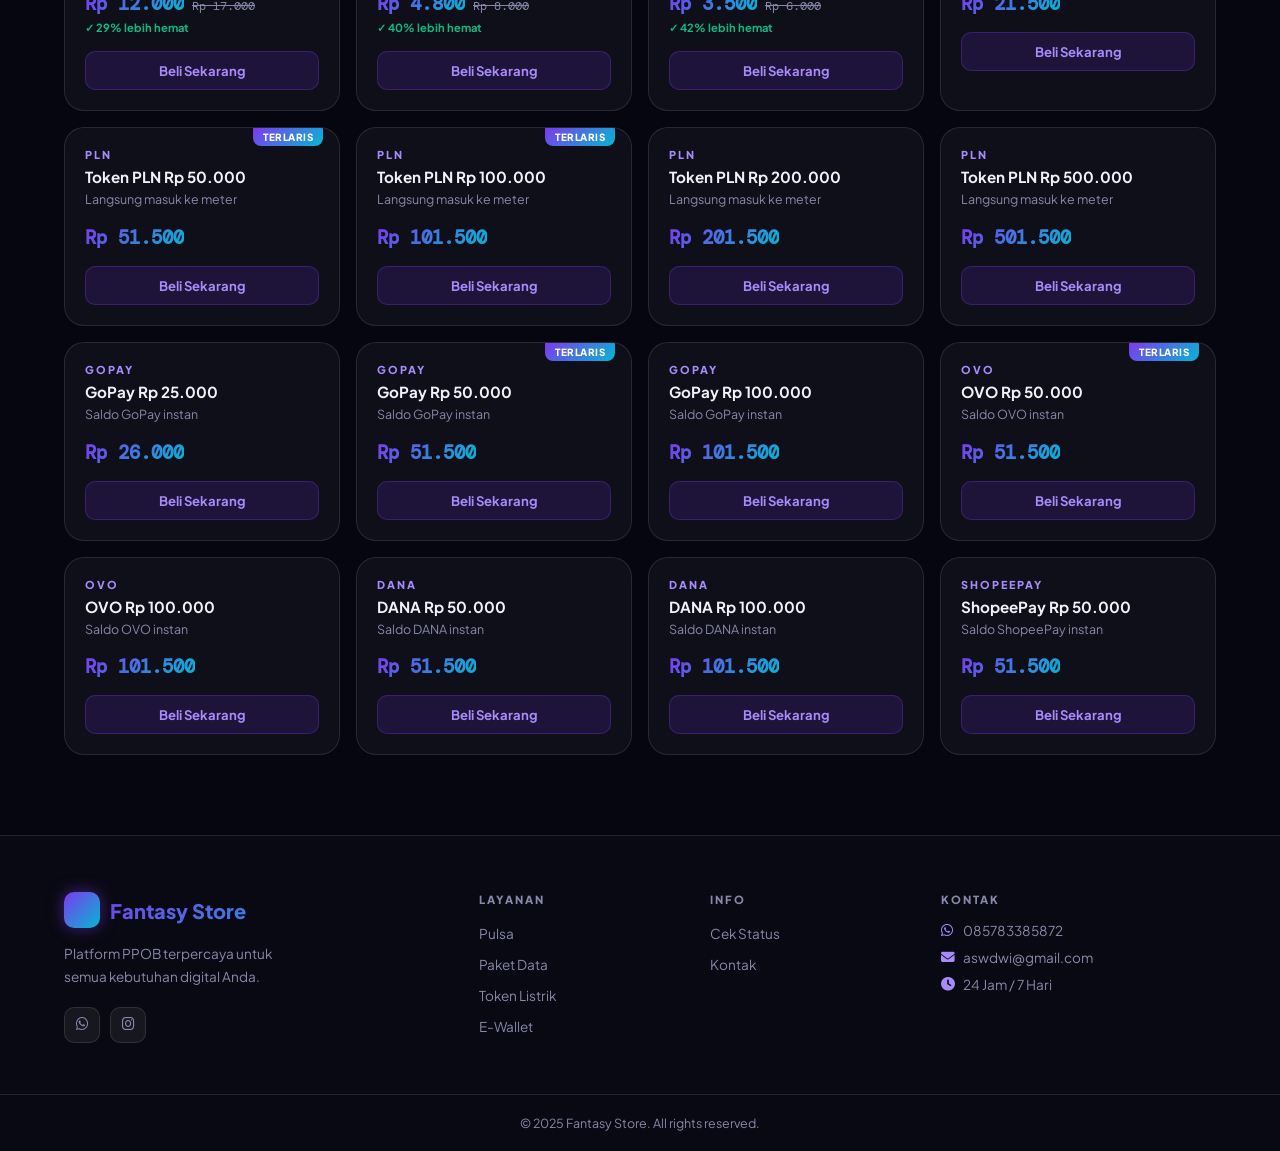
<file: produk.html>
<!DOCTYPE html>
<html lang="id">
<head>
  <meta charset="UTF-8"/>
  <meta name="viewport" content="width=device-width, initial-scale=1.0"/>
  <meta name="description" content="Katalog produk Fantasy Store — Pulsa, data, token listrik, e-wallet semua operator."/>
  <title>Produk — Fantasy Store</title>
  <link rel="stylesheet" href="css/style.css"/>
  <link rel="stylesheet" href="https://cdnjs.cloudflare.com/ajax/libs/font-awesome/6.5.0/css/all.min.css"/>
</head>
<body>

<nav class="navbar">
  <div class="nav-inner">
    <a href="index.html" class="logo">
      <div class="logo-icon">✦</div> Fantasy Store
    </a>
    <ul class="nav-links" id="navLinks">
      <li><a href="index.html">Beranda</a></li>
      <li><a href="produk.html" class="active">Produk</a></li>
      <li><a href="cek-status.html">Cek Status</a></li>
      <li><a href="kontak.html">Kontak</a></li>
    </ul>
    <div class="nav-right">
      <a href="https://wa.me/6285783385872" target="_blank" class="nav-wa">
        <i class="fab fa-whatsapp"></i> WhatsApp CS
      </a>
      <a href="produk.html" class="btn-cta">Beli Sekarang</a>
    </div>
    <button class="hamburger" id="hamburger"><i class="fas fa-bars"></i></button>
  </div>
</nav>

<!-- PAGE HERO -->
<div class="page-hero">
  <div class="container">
    <div class="section-label" style="justify-content:center">Katalog Lengkap</div>
    <h1>Semua <span class="grad-text">Produk PPOB</span></h1>
    <p class="text-muted" style="font-size:.95rem; margin-top:8px">Pilih kategori dan operator favoritmu</p>
  </div>
</div>

<!-- FILTER STICKY -->
<div class="filter-sticky">
  <div class="filter-inner">
    <div class="filter-group">
      <label>Kategori</label>
      <div class="chip-group" id="chipKat">
        <button class="chip active" data-kat="semua">Semua</button>
        <button class="chip" data-kat="pulsa">📱 Pulsa</button>
        <button class="chip" data-kat="data">📶 Data</button>
        <button class="chip" data-kat="listrik">⚡ Listrik</button>
        <button class="chip" data-kat="ewallet">💰 E-Wallet</button>
        <button class="chip" data-kat="telepon">📞 Telepon</button>
      </div>
    </div>
    <div class="filter-group">
      <label>Operator</label>
      <div class="chip-group" id="chipOp">
        <button class="chip active" data-op="semua">Semua</button>
        <button class="chip" data-op="telkomsel">Telkomsel</button>
        <button class="chip" data-op="indosat">Indosat</button>
        <button class="chip" data-op="xl">XL</button>
        <button class="chip" data-op="tri">Tri</button>
        <button class="chip" data-op="smartfren">Smartfren</button>
        <button class="chip" data-op="axis">Axis</button>
        <button class="chip" data-op="pln">PLN</button>
        <button class="chip" data-op="gopay">GoPay</button>
        <button class="chip" data-op="ovo">OVO</button>
        <button class="chip" data-op="dana">DANA</button>
      </div>
    </div>
    <div class="filter-group" style="flex:0">
      <label>Cari</label>
      <div class="search-wrap">
        <i class="fas fa-search search-icon"></i>
        <input type="text" class="search-input" id="searchInput" placeholder="Cari produk..."/>
      </div>
    </div>
  </div>
</div>

<!-- PRODUK LIST -->
<section class="produk-section">
  <div class="container">
    <div style="display:flex; justify-content:space-between; align-items:center; margin-bottom:20px;">
      <div id="produkCount" style="font-size:.85rem; color:var(--text2);">Menampilkan semua produk</div>
    </div>
    <div class="produk-grid" id="produkList"></div>
  </div>
</section>

<!-- ═══ MODAL BELI ═══ -->
<div class="modal-overlay" id="modalBeli" style="display:none">
  <div class="modal">
    <button class="modal-close" id="modalClose">✕</button>
    <div class="modal-title">Form Pembelian</div>
    <div class="modal-sub">Isi data di bawah ini dengan benar</div>

    <div class="modal-produk-info" id="modalProdukInfo"></div>

    <form id="formBeli" autocomplete="off">
      <div class="form-group">
        <label>Nomor HP / ID Tujuan *</label>
        <input type="tel" id="fNomor" placeholder="Contoh: 085123456789" required/>
      </div>
      <div class="form-row">
        <div class="form-group">
          <label>Nama Pemesan</label>
          <input type="text" id="fNama" placeholder="Nama lengkap"/>
        </div>
        <div class="form-group">
          <label>WhatsApp / Email</label>
          <input type="text" id="fKontak" placeholder="Untuk konfirmasi"/>
        </div>
      </div>

      <div class="form-group">
        <label>Metode Pembayaran *</label>
        <div class="payment-methods" id="paymentMethods"></div>
        <div class="pay-info-box" id="payInfoBox"></div>
      </div>

      <div class="order-total" id="orderTotal"></div>

      <button type="submit" class="btn-primary btn-full">
        <i class="fas fa-check-circle"></i>&nbsp; Konfirmasi Pesanan
      </button>
    </form>
  </div>
</div>

<!-- ═══ MODAL SUKSES ═══ -->
<div class="modal-overlay" id="modalSukses" style="display:none">
  <div class="modal">
    <div class="modal-success">
      <div class="success-anim">✓</div>
      <h2 style="font-size:1.4rem; margin-bottom:8px;">Pesanan Diterima!</h2>
      <p id="suksesMsg" class="text-muted" style="font-size:.88rem; margin-bottom:0;"></p>
      <div class="order-id-badge" id="suksesOid"></div>
      <p class="text-muted" style="font-size:.78rem; line-height:1.6;">
        Simpan ID ini untuk melacak status pesanan.<br/>
        Segera konfirmasi pembayaran ke CS WhatsApp kami.
      </p>
      <div class="modal-btns">
        <a href="https://wa.me/6285783385872" target="_blank" class="btn-ghost" style="font-size:.85rem; padding:10px 20px;">
          <i class="fab fa-whatsapp"></i> Konfirmasi ke CS
        </a>
        <a href="cek-status.html" class="btn-ghost" style="font-size:.85rem; padding:10px 20px;">Cek Status</a>
        <button class="btn-primary" id="btnTutupSukses" style="font-size:.85rem; padding:10px 20px;">Kembali</button>
      </div>
    </div>
  </div>
</div>

<footer class="footer">
  <div class="container">
    <div class="footer-grid">
      <div class="footer-brand">
        <a href="index.html" class="logo"><div class="logo-icon">✦</div> Fantasy Store</a>
        <p>Platform PPOB terpercaya untuk semua kebutuhan digital Anda.</p>
        <div class="footer-socials">
          <a href="https://wa.me/6285783385872" target="_blank" class="social-btn"><i class="fab fa-whatsapp"></i></a>
          <a href="#" class="social-btn"><i class="fab fa-instagram"></i></a>
        </div>
      </div>
      <div class="footer-col">
        <h4>Layanan</h4>
        <ul>
          <li><a href="produk.html?kat=pulsa">Pulsa</a></li>
          <li><a href="produk.html?kat=data">Paket Data</a></li>
          <li><a href="produk.html?kat=listrik">Token Listrik</a></li>
          <li><a href="produk.html?kat=ewallet">E-Wallet</a></li>
        </ul>
      </div>
      <div class="footer-col">
        <h4>Info</h4>
        <ul>
          <li><a href="cek-status.html">Cek Status</a></li>
          <li><a href="kontak.html">Kontak</a></li>
        </ul>
      </div>
      <div class="footer-col footer-contact">
        <h4>Kontak</h4>
        <p><i class="fab fa-whatsapp"></i> 085783385872</p>
        <p><i class="fas fa-envelope"></i> aswdwi@gmail.com</p>
        <p><i class="fas fa-clock"></i> 24 Jam / 7 Hari</p>
      </div>
    </div>
  </div>
  <div class="footer-bottom">© 2025 Fantasy Store. All rights reserved.</div>
</footer>

<script src="js/data.js"></script>
<script src="js/produk.js"></script>
</body>
</html>
</file>
<file: css/style.css>
/* ═══════════════════════════════════════════
   FANTASY STORE — Modern PPOB CSS
   Aesthetic: Glassmorphism + Neon Gradient
═══════════════════════════════════════════ */

@import url('https://fonts.googleapis.com/css2?family=Plus+Jakarta+Sans:wght@300;400;500;600;700;800&family=DM+Mono:wght@400;500&display=swap');

:root {
  /* Colors */
  --bg-base:        #060610;
  --bg-card:        rgba(255,255,255,0.04);
  --bg-card-hover:  rgba(255,255,255,0.08);
  --glass:          rgba(255,255,255,0.06);
  --glass-border:   rgba(255,255,255,0.1);

  --violet:    #7c3aed;
  --violet-lt: #a78bfa;
  --cyan:      #06b6d4;
  --cyan-lt:   #67e8f9;
  --pink:      #ec4899;
  --emerald:   #10b981;
  --amber:     #f59e0b;
  --red:       #ef4444;

  --grad-main:  linear-gradient(135deg, #7c3aed 0%, #06b6d4 100%);
  --grad-card:  linear-gradient(135deg, rgba(124,58,237,.15) 0%, rgba(6,182,212,.1) 100%);
  --grad-shine: linear-gradient(135deg, rgba(255,255,255,.08) 0%, rgba(255,255,255,0) 60%);

  --text:   #f0f0ff;
  --text2:  #8888aa;
  --text3:  #4444660;

  --radius:  14px;
  --radius2: 20px;
  --shadow:  0 8px 32px rgba(0,0,0,.5);
  --shadow2: 0 4px 16px rgba(124,58,237,.25);
}

*, *::before, *::after { box-sizing: border-box; margin: 0; padding: 0; }
html { scroll-behavior: smooth; }

body {
  font-family: 'Plus Jakarta Sans', sans-serif;
  background: var(--bg-base);
  color: var(--text);
  min-height: 100vh;
  overflow-x: hidden;
}

/* Background mesh */
body::before {
  content: '';
  position: fixed; inset: 0; z-index: -2;
  background:
    radial-gradient(ellipse 80% 60% at 20% 10%, rgba(124,58,237,.18) 0%, transparent 60%),
    radial-gradient(ellipse 60% 50% at 80% 80%, rgba(6,182,212,.14) 0%, transparent 55%),
    radial-gradient(ellipse 50% 40% at 50% 50%, rgba(236,72,153,.06) 0%, transparent 60%);
  pointer-events: none;
}

/* Noise texture */
body::after {
  content: '';
  position: fixed; inset: 0; z-index: -1;
  background-image: url("data:image/svg+xml,%3Csvg viewBox='0 0 256 256' xmlns='http://www.w3.org/2000/svg'%3E%3Cfilter id='n'%3E%3CfeTurbulence type='fractalNoise' baseFrequency='0.9' numOctaves='4' stitchTiles='stitch'/%3E%3C/filter%3E%3Crect width='100%25' height='100%25' filter='url(%23n)' opacity='0.025'/%3E%3C/svg%3E");
  opacity: .4; pointer-events: none;
}

a { text-decoration: none; color: inherit; }
img { max-width: 100%; display: block; }
button { font-family: inherit; cursor: pointer; }

.container { max-width: 1200px; margin: 0 auto; padding: 0 24px; }

/* ═══════════ SCROLLBAR ═══════════ */
::-webkit-scrollbar { width: 6px; }
::-webkit-scrollbar-track { background: var(--bg-base); }
::-webkit-scrollbar-thumb { background: var(--violet); border-radius: 3px; }

/* ═══════════ NAVBAR ═══════════ */
.navbar {
  position: sticky; top: 0; z-index: 200;
  background: rgba(6,6,16,.8);
  backdrop-filter: blur(20px) saturate(180%);
  border-bottom: 1px solid var(--glass-border);
}
.nav-inner {
  max-width: 1200px; margin: 0 auto;
  display: flex; align-items: center;
  height: 68px; padding: 0 24px; gap: 32px;
}
.logo {
  display: flex; align-items: center; gap: 10px;
  font-size: 1.25rem; font-weight: 800;
  background: var(--grad-main);
  -webkit-background-clip: text;
  -webkit-text-fill-color: transparent;
  background-clip: text;
  white-space: nowrap; flex-shrink: 0;
}
.logo-icon {
  width: 36px; height: 36px;
  background: var(--grad-main);
  border-radius: 10px;
  display: flex; align-items: center; justify-content: center;
  font-size: 1rem;
  box-shadow: 0 0 16px rgba(124,58,237,.5);
  flex-shrink: 0;
}
.nav-links {
  display: flex; list-style: none;
  gap: 2px; flex: 1;
}
.nav-links a {
  display: block; padding: 7px 14px;
  border-radius: 10px; font-size: .875rem; font-weight: 600;
  color: var(--text2); transition: .2s;
}
.nav-links a:hover, .nav-links a.active {
  color: var(--violet-lt);
  background: rgba(124,58,237,.12);
}
.nav-right { display: flex; align-items: center; gap: 12px; flex-shrink: 0; }
.nav-wa {
  display: flex; align-items: center; gap: 8px;
  background: rgba(37,211,102,.12);
  border: 1px solid rgba(37,211,102,.25);
  color: #25d366; padding: 8px 16px;
  border-radius: 10px; font-weight: 700; font-size: .82rem;
  transition: .2s;
}
.nav-wa:hover { background: rgba(37,211,102,.2); }
.btn-cta {
  background: var(--grad-main);
  color: #fff; padding: 9px 20px;
  border-radius: 10px; font-weight: 700; font-size: .85rem;
  border: none; transition: .2s;
  box-shadow: 0 4px 16px rgba(124,58,237,.4);
}
.btn-cta:hover { box-shadow: 0 4px 24px rgba(124,58,237,.6); transform: translateY(-1px); }
.hamburger {
  display: none; background: var(--glass);
  border: 1px solid var(--glass-border);
  color: var(--text); width: 40px; height: 40px;
  border-radius: 10px; font-size: 1rem;
  align-items: center; justify-content: center;
}

/* ═══════════ HERO ═══════════ */
.hero {
  min-height: 88vh;
  display: flex; align-items: center;
  padding: 80px 24px 60px;
  max-width: 1200px; margin: 0 auto;
  gap: 64px; position: relative;
}
.hero-content { flex: 1; }
.hero-badge {
  display: inline-flex; align-items: center; gap: 8px;
  background: rgba(124,58,237,.15);
  border: 1px solid rgba(124,58,237,.35);
  color: var(--violet-lt); padding: 7px 16px;
  border-radius: 999px; font-size: .78rem; font-weight: 700;
  letter-spacing: .8px; text-transform: uppercase; margin-bottom: 28px;
}
.badge-dot {
  width: 6px; height: 6px; border-radius: 50%;
  background: var(--violet-lt);
  animation: blink 1.5s ease-in-out infinite;
}
@keyframes blink { 0%,100%{opacity:1;} 50%{opacity:.2;} }

.hero h1 {
  font-size: clamp(2.6rem, 6vw, 4.2rem);
  font-weight: 800; line-height: 1.1;
  letter-spacing: -1.5px; margin-bottom: 22px;
}
.hero h1 .grad {
  background: var(--grad-main);
  -webkit-background-clip: text;
  -webkit-text-fill-color: transparent;
  background-clip: text;
}
.hero-desc {
  font-size: 1.05rem; color: var(--text2);
  line-height: 1.7; max-width: 500px; margin-bottom: 40px;
}
.hero-actions { display: flex; gap: 12px; flex-wrap: wrap; margin-bottom: 56px; }
.btn-primary {
  display: inline-flex; align-items: center; gap: 8px;
  background: var(--grad-main);
  color: #fff; padding: 14px 28px;
  border-radius: var(--radius); font-weight: 700; font-size: .95rem;
  border: none; transition: .25s;
  box-shadow: 0 4px 20px rgba(124,58,237,.5);
}
.btn-primary:hover { box-shadow: 0 6px 28px rgba(124,58,237,.7); transform: translateY(-2px); }
.btn-ghost {
  display: inline-flex; align-items: center; gap: 8px;
  background: var(--glass); border: 1px solid var(--glass-border);
  color: var(--text); padding: 14px 28px;
  border-radius: var(--radius); font-weight: 600; font-size: .95rem;
  transition: .25s;
}
.btn-ghost:hover { background: var(--bg-card-hover); border-color: rgba(255,255,255,.2); }

.hero-stats { display: flex; gap: 36px; }
.hstat { display: flex; flex-direction: column; }
.hstat-num {
  font-size: 2rem; font-weight: 800; letter-spacing: -1px;
  background: var(--grad-main);
  -webkit-background-clip: text;
  -webkit-text-fill-color: transparent;
  background-clip: text;
}
.hstat-lbl { font-size: .78rem; color: var(--text2); font-weight: 600; margin-top: 2px; }

/* Hero visual */
.hero-visual { flex-shrink: 0; position: relative; }
.hero-card-float {
  width: 300px;
  background: var(--glass);
  border: 1px solid var(--glass-border);
  border-radius: var(--radius2);
  padding: 28px;
  backdrop-filter: blur(20px);
  box-shadow: var(--shadow), 0 0 60px rgba(124,58,237,.15);
  animation: floatCard 5s ease-in-out infinite;
}
@keyframes floatCard {
  0%,100%{ transform: translateY(0) rotate(0deg); }
  33%{ transform: translateY(-12px) rotate(.5deg); }
  66%{ transform: translateY(-6px) rotate(-.3deg); }
}
.card-header { display: flex; justify-content: space-between; align-items: center; margin-bottom: 24px; }
.card-logo-mini {
  font-size: .85rem; font-weight: 800;
  background: var(--grad-main);
  -webkit-background-clip: text; -webkit-text-fill-color: transparent; background-clip: text;
}
.card-live {
  display: flex; align-items: center; gap: 5px;
  font-size: .7rem; font-weight: 700; color: var(--emerald);
}
.live-dot {
  width: 6px; height: 6px; border-radius: 50%;
  background: var(--emerald);
  animation: blink 1.2s ease-in-out infinite;
}
.card-product {
  font-size: .72rem; color: var(--text2); font-weight: 600;
  text-transform: uppercase; letter-spacing: 1px; margin-bottom: 6px;
}
.card-name { font-size: 1.05rem; font-weight: 700; margin-bottom: 4px; }
.card-price {
  font-size: 1.5rem; font-weight: 800;
  background: var(--grad-main);
  -webkit-background-clip: text; -webkit-text-fill-color: transparent; background-clip: text;
  margin-bottom: 20px;
  font-family: 'DM Mono', monospace;
}
.card-progress { margin-bottom: 18px; }
.progress-lbl { display: flex; justify-content: space-between; font-size: .72rem; color: var(--text2); margin-bottom: 6px; }
.progress-bar {
  height: 4px; background: rgba(255,255,255,.08);
  border-radius: 2px; overflow: hidden;
}
.progress-fill {
  height: 100%; width: 73%;
  background: var(--grad-main);
  border-radius: 2px;
}
.card-btn-mini {
  width: 100%; padding: 11px;
  background: var(--grad-main); border: none;
  border-radius: 10px; color: #fff;
  font-weight: 700; font-size: .85rem;
  box-shadow: 0 4px 14px rgba(124,58,237,.4);
}
.float-badge1, .float-badge2 {
  position: absolute;
  background: var(--glass);
  border: 1px solid var(--glass-border);
  backdrop-filter: blur(16px);
  border-radius: 999px;
  padding: 8px 16px;
  font-size: .75rem; font-weight: 700;
  white-space: nowrap;
}
.float-badge1 { top: -16px; right: -24px; color: var(--emerald); animation: floatBadge1 4s ease-in-out infinite; }
.float-badge2 { bottom: 20px; left: -32px; color: var(--cyan-lt); animation: floatBadge2 5s ease-in-out infinite; }
@keyframes floatBadge1 { 0%,100%{transform:translateY(0);} 50%{transform:translateY(-8px);} }
@keyframes floatBadge2 { 0%,100%{transform:translateY(0);} 50%{transform:translateY(8px);} }

/* ═══════════ MARQUEE OPERATORS ═══════════ */
.marquee-wrap {
  border-top: 1px solid var(--glass-border);
  border-bottom: 1px solid var(--glass-border);
  background: rgba(255,255,255,.02);
  padding: 16px 0; overflow: hidden;
}
.marquee-inner {
  display: flex; gap: 0;
  animation: marquee 25s linear infinite;
  width: max-content;
}
.marquee-inner:hover { animation-play-state: paused; }
@keyframes marquee { from{transform:translateX(0);} to{transform:translateX(-50%);} }
.op-chip {
  display: inline-flex; align-items: center; gap: 10px;
  padding: 8px 24px;
  border-right: 1px solid var(--glass-border);
  font-size: .82rem; font-weight: 700; color: var(--text2);
  white-space: nowrap;
}
.op-chip span { font-size: 1.1rem; }

/* ═══════════ SECTION COMMON ═══════════ */
section { padding: 88px 0; }
.section-label {
  display: inline-flex; align-items: center; gap: 8px;
  font-size: .72rem; font-weight: 800; letter-spacing: 2px;
  text-transform: uppercase; color: var(--violet-lt);
  margin-bottom: 14px;
}
.section-label::before {
  content: ''; width: 20px; height: 2px;
  background: var(--grad-main); border-radius: 1px;
}
.section-title {
  font-size: clamp(1.8rem, 3.5vw, 2.6rem);
  font-weight: 800; letter-spacing: -1px; margin-bottom: 14px;
}
.section-desc { color: var(--text2); font-size: .95rem; max-width: 520px; }
.section-head { margin-bottom: 48px; }
.section-head.center { text-align: center; }
.section-head.center .section-label { justify-content: center; }
.section-head.center .section-desc { margin: 0 auto; }

/* ═══════════ LAYANAN / PRODUK GRID ═══════════ */
.layanan-section { background: rgba(255,255,255,.01); }
.layanan-grid {
  display: grid;
  grid-template-columns: repeat(auto-fill, minmax(260px, 1fr));
  gap: 18px;
}
.layanan-card {
  background: var(--bg-card);
  border: 1px solid var(--glass-border);
  border-radius: var(--radius2);
  padding: 24px;
  backdrop-filter: blur(10px);
  transition: .3s cubic-bezier(.34,1.56,.64,1);
  position: relative; overflow: hidden;
}
.layanan-card::before {
  content: '';
  position: absolute; inset: 0;
  background: var(--grad-shine);
  opacity: 0; transition: .3s;
}
.layanan-card:hover { border-color: rgba(124,58,237,.4); transform: translateY(-6px); box-shadow: var(--shadow2); }
.layanan-card:hover::before { opacity: 1; }
.layanan-icon {
  width: 52px; height: 52px;
  border-radius: 14px;
  display: flex; align-items: center; justify-content: center;
  font-size: 1.5rem; margin-bottom: 18px;
  position: relative;
}
.layanan-icon::after {
  content: '';
  position: absolute; inset: -1px;
  border-radius: 15px;
  background: var(--grad-main); z-index: -1; opacity: .3;
}
.layanan-card h3 { font-size: 1rem; font-weight: 700; margin-bottom: 8px; }
.layanan-card p { color: var(--text2); font-size: .85rem; line-height: 1.6; margin-bottom: 20px; }
.layanan-link {
  display: inline-flex; align-items: center; gap: 6px;
  font-size: .82rem; font-weight: 700;
  background: var(--grad-main);
  -webkit-background-clip: text; -webkit-text-fill-color: transparent; background-clip: text;
}
.layanan-link::after { content: '→'; -webkit-text-fill-color: var(--violet-lt); }

/* ═══════════ PRODUK PAGE ═══════════ */
.page-hero {
  padding: 72px 0 48px;
  text-align: center;
  border-bottom: 1px solid var(--glass-border);
}
.page-hero h1 { font-size: clamp(1.8rem, 4vw, 3rem); font-weight: 800; margin-bottom: 12px; }

.filter-sticky {
  position: sticky; top: 68px; z-index: 100;
  background: rgba(6,6,16,.85);
  backdrop-filter: blur(20px);
  border-bottom: 1px solid var(--glass-border);
  padding: 16px 0;
}
.filter-inner {
  display: flex; flex-wrap: wrap; gap: 14px; align-items: center;
  max-width: 1200px; margin: 0 auto; padding: 0 24px;
}
.filter-group { display: flex; flex-direction: column; gap: 6px; flex: 1; min-width: 200px; }
.filter-group label {
  font-size: .68rem; font-weight: 800; letter-spacing: 1.5px;
  text-transform: uppercase; color: var(--text2);
}
.chip-group { display: flex; flex-wrap: wrap; gap: 6px; }
.chip {
  background: var(--glass); border: 1px solid var(--glass-border);
  color: var(--text2); padding: 6px 14px;
  border-radius: 999px; font-size: .78rem; font-weight: 700;
  cursor: pointer; transition: .2s; font-family: inherit;
}
.chip:hover { border-color: var(--violet-lt); color: var(--violet-lt); }
.chip.active {
  background: rgba(124,58,237,.2); border-color: var(--violet);
  color: var(--violet-lt);
}
.search-wrap { position: relative; }
.search-input {
  background: var(--glass); border: 1px solid var(--glass-border);
  color: var(--text); padding: 9px 14px 9px 38px;
  border-radius: 10px; font-family: inherit;
  font-size: .88rem; outline: none; transition: .2s; width: 220px;
}
.search-input:focus { border-color: var(--violet); }
.search-icon {
  position: absolute; left: 12px; top: 50%; transform: translateY(-50%);
  color: var(--text2); font-size: .85rem;
}

.produk-section { padding: 48px 0 80px; }
.produk-grid {
  display: grid;
  grid-template-columns: repeat(auto-fill, minmax(230px, 1fr));
  gap: 16px;
}
.produk-card {
  background: var(--bg-card);
  border: 1px solid var(--glass-border);
  border-radius: var(--radius2);
  padding: 20px;
  transition: .3s cubic-bezier(.34,1.56,.64,1);
  cursor: pointer; position: relative; overflow: hidden;
}
.produk-card::after {
  content: '';
  position: absolute; inset: 0;
  background: var(--grad-main);
  opacity: 0; transition: .3s; border-radius: var(--radius2);
}
.produk-card:hover { border-color: rgba(124,58,237,.5); transform: translateY(-4px); box-shadow: var(--shadow2); }
.produk-badge {
  position: absolute; top: 0; right: 16px;
  background: var(--grad-main);
  font-size: .62rem; font-weight: 800;
  color: #fff; padding: 3px 10px;
  border-radius: 0 0 8px 8px; letter-spacing: .5px;
}
.produk-op {
  font-size: .68rem; font-weight: 800;
  letter-spacing: 2px; text-transform: uppercase;
  color: var(--violet-lt); margin-bottom: 6px;
}
.produk-nama { font-size: .95rem; font-weight: 700; margin-bottom: 4px; }
.produk-desc { font-size: .78rem; color: var(--text2); margin-bottom: 16px; line-height: 1.5; }
.produk-price-wrap { display: flex; align-items: baseline; gap: 8px; margin-bottom: 4px; }
.produk-price {
  font-size: 1.2rem; font-weight: 800;
  font-family: 'DM Mono', monospace;
  background: var(--grad-main);
  -webkit-background-clip: text; -webkit-text-fill-color: transparent; background-clip: text;
}
.produk-coret {
  font-size: .75rem; color: var(--text2);
  text-decoration: line-through;
  font-family: 'DM Mono', monospace;
}
.produk-hemat { font-size: .7rem; color: var(--emerald); font-weight: 700; margin-bottom: 16px; }
.btn-beli {
  width: 100%; padding: 10px;
  background: rgba(124,58,237,.15); border: 1px solid rgba(124,58,237,.3);
  color: var(--violet-lt); border-radius: 10px;
  font-weight: 700; font-size: .82rem; transition: .2s;
  font-family: inherit;
}
.btn-beli:hover {
  background: var(--grad-main); border-color: transparent;
  color: #fff; box-shadow: 0 4px 16px rgba(124,58,237,.4);
}

/* ═══════════ MODAL ═══════════ */
.modal-overlay {
  position: fixed; inset: 0; z-index: 500;
  background: rgba(0,0,0,.75);
  backdrop-filter: blur(6px);
  display: flex; align-items: center; justify-content: center;
  padding: 20px;
  animation: fadeIn .2s ease;
}
@keyframes fadeIn { from{opacity:0;} to{opacity:1;} }
.modal {
  background: #0e0e1e;
  border: 1px solid var(--glass-border);
  border-radius: var(--radius2);
  padding: 32px;
  max-width: 500px; width: 100%;
  position: relative;
  max-height: 92vh; overflow-y: auto;
  animation: slideUp .3s cubic-bezier(.34,1.56,.64,1);
}
@keyframes slideUp { from{opacity:0; transform:translateY(40px) scale(.95);} to{opacity:1; transform:none;} }
.modal-close {
  position: absolute; top: 16px; right: 16px;
  width: 34px; height: 34px;
  background: var(--glass); border: 1px solid var(--glass-border);
  border-radius: 50%; color: var(--text2);
  display: flex; align-items: center; justify-content: center;
  cursor: pointer; font-size: .9rem; transition: .2s;
}
.modal-close:hover { background: var(--bg-card-hover); color: var(--text); }
.modal-title { font-size: 1.3rem; font-weight: 800; margin-bottom: 6px; }
.modal-sub { font-size: .85rem; color: var(--text2); margin-bottom: 24px; }

.modal-produk-info {
  background: rgba(124,58,237,.08);
  border: 1px solid rgba(124,58,237,.2);
  border-radius: var(--radius); padding: 16px;
  margin-bottom: 24px; display: flex;
  align-items: center; justify-content: space-between;
}
.mpi-left .mpi-op { font-size: .68rem; font-weight: 800; text-transform: uppercase; letter-spacing: 2px; color: var(--violet-lt); }
.mpi-left .mpi-nama { font-size: .95rem; font-weight: 700; }
.mpi-price {
  font-size: 1.15rem; font-weight: 800;
  font-family: 'DM Mono', monospace;
  background: var(--grad-main);
  -webkit-background-clip: text; -webkit-text-fill-color: transparent; background-clip: text;
}

/* Form */
.form-row { display: grid; grid-template-columns: 1fr 1fr; gap: 14px; }
.form-group { margin-bottom: 16px; }
.form-group label {
  display: block; font-size: .72rem; font-weight: 800;
  letter-spacing: 1px; text-transform: uppercase;
  color: var(--text2); margin-bottom: 7px;
}
.form-group input,
.form-group select,
.form-group textarea {
  width: 100%;
  background: rgba(255,255,255,.04);
  border: 1px solid var(--glass-border);
  color: var(--text); padding: 11px 14px;
  border-radius: 10px; font-family: inherit;
  font-size: .9rem; outline: none; transition: .2s;
}
.form-group input:focus,
.form-group select:focus,
.form-group textarea:focus { border-color: var(--violet); box-shadow: 0 0 0 3px rgba(124,58,237,.15); }
.form-group select option { background: #0e0e1e; }

.payment-methods { display: grid; grid-template-columns: 1fr 1fr; gap: 10px; margin-bottom: 20px; }
.pay-opt {
  background: var(--glass); border: 1px solid var(--glass-border);
  border-radius: 10px; padding: 12px 14px;
  cursor: pointer; transition: .2s;
  display: flex; flex-direction: column; gap: 4px;
}
.pay-opt:hover { border-color: var(--violet); }
.pay-opt.selected { background: rgba(124,58,237,.15); border-color: var(--violet); }
.pay-opt .pay-name { font-size: .82rem; font-weight: 700; }
.pay-opt .pay-num {
  font-size: .72rem; color: var(--text2);
  font-family: 'DM Mono', monospace;
}
.pay-icon { font-size: 1.2rem; margin-bottom: 4px; }
/* Hidden number reveal on click */
.pay-opt .pay-num-hidden { display: none; }
.pay-opt.selected .pay-num-hidden { display: block; }
.pay-opt.selected .pay-num-mask { display: none; }

.pay-info-box {
  background: rgba(6,182,212,.06);
  border: 1px solid rgba(6,182,212,.2);
  border-radius: var(--radius); padding: 14px 16px;
  margin-bottom: 20px; font-size: .82rem;
  color: var(--cyan-lt); display: none;
}
.pay-info-box.show { display: block; }

.order-total {
  background: rgba(124,58,237,.08);
  border: 1px solid rgba(124,58,237,.2);
  border-radius: var(--radius); padding: 14px 16px;
  margin-bottom: 20px;
}
.ot-row { display: flex; justify-content: space-between; font-size: .85rem; padding: 4px 0; }
.ot-row span { color: var(--text2); }
.ot-row strong { font-weight: 700; }
.ot-total { font-size: 1rem; font-weight: 800; border-top: 1px solid var(--glass-border); margin-top: 8px; padding-top: 8px; }
.ot-total span { color: var(--text); }
.ot-total strong {
  background: var(--grad-main);
  -webkit-background-clip: text; -webkit-text-fill-color: transparent; background-clip: text;
  font-size: 1.1rem;
}

/* Success modal */
.modal-success { text-align: center; padding: 12px 0; }
.success-anim {
  width: 72px; height: 72px; border-radius: 50%;
  background: linear-gradient(135deg, var(--emerald), #34d399);
  display: flex; align-items: center; justify-content: center;
  font-size: 2rem; margin: 0 auto 20px;
  box-shadow: 0 0 32px rgba(16,185,129,.4);
  animation: popIn .4s cubic-bezier(.34,1.56,.64,1);
}
@keyframes popIn { from{transform:scale(0);} to{transform:scale(1);} }
.order-id-badge {
  display: inline-block;
  background: var(--glass); border: 1px solid var(--glass-border);
  padding: 10px 20px; border-radius: 999px;
  font-family: 'DM Mono', monospace; font-size: .9rem;
  color: var(--violet-lt); margin: 14px 0;
}
.modal-btns { display: flex; gap: 10px; justify-content: center; margin-top: 20px; }

/* ═══════════ CEK STATUS ═══════════ */
.cek-wrap {
  max-width: 620px; margin: 0 auto;
}
.cek-card {
  background: var(--bg-card);
  border: 1px solid var(--glass-border);
  border-radius: var(--radius2); padding: 32px;
  backdrop-filter: blur(10px);
  margin-bottom: 40px;
}
.cek-card h2 { font-size: 1.2rem; font-weight: 800; margin-bottom: 20px; }
.input-group { display: flex; gap: 10px; }
.input-group input { flex: 1; }
.btn-cek {
  background: var(--grad-main); border: none;
  color: #fff; padding: 11px 22px;
  border-radius: 10px; font-weight: 700; font-size: .88rem;
  white-space: nowrap; transition: .2s;
  box-shadow: 0 4px 14px rgba(124,58,237,.4);
  font-family: inherit;
}
.btn-cek:hover { box-shadow: 0 4px 22px rgba(124,58,237,.6); }

.result-card {
  background: var(--bg-card); border: 1px solid var(--glass-border);
  border-radius: var(--radius2); padding: 24px;
  margin-bottom: 16px; animation: slideUp .3s ease;
}
.result-header-row { display: flex; align-items: center; justify-content: space-between; margin-bottom: 20px; }
.status-pill {
  display: inline-flex; align-items: center; gap: 6px;
  padding: 6px 14px; border-radius: 999px;
  font-size: .75rem; font-weight: 800;
}
.status-pill.pending { background: rgba(245,158,11,.12); color: var(--amber); border: 1px solid rgba(245,158,11,.25); }
.status-pill.sukses { background: rgba(16,185,129,.12); color: var(--emerald); border: 1px solid rgba(16,185,129,.25); }
.status-pill.gagal { background: rgba(239,68,68,.12); color: var(--red); border: 1px solid rgba(239,68,68,.25); }
.result-oid { font-family: 'DM Mono', monospace; font-size: .78rem; color: var(--text2); }
.result-rows { border-top: 1px solid var(--glass-border); }
.result-row { display: flex; justify-content: space-between; padding: 11px 0; border-bottom: 1px solid var(--glass-border); font-size: .87rem; }
.result-row span { color: var(--text2); }

.empty-state {
  text-align: center; padding: 60px 20px;
  color: var(--text2);
}
.empty-icon { font-size: 3rem; margin-bottom: 12px; opacity: .5; }

.riwayat-section { margin-top: 40px; }
.riwayat-title { font-size: 1rem; font-weight: 700; margin-bottom: 16px; color: var(--text2); }
.riwayat-item {
  background: var(--bg-card); border: 1px solid var(--glass-border);
  border-radius: var(--radius); padding: 14px 18px;
  margin-bottom: 10px; display: flex;
  align-items: center; justify-content: space-between;
  cursor: pointer; transition: .2s; font-size: .85rem;
}
.riwayat-item:hover { border-color: var(--violet); }
.ri-left .ri-nama { font-weight: 700; margin-bottom: 2px; }
.ri-left .ri-id { font-size: .72rem; color: var(--text2); font-family: 'DM Mono', monospace; }
.ri-right .ri-harga { font-weight: 800; color: var(--violet-lt); font-family: 'DM Mono', monospace; text-align: right; }
.ri-right .ri-tgl { font-size: .7rem; color: var(--text2); text-align: right; }

/* ═══════════ KONTAK ═══════════ */
.kontak-grid { display: grid; grid-template-columns: 1fr 1.2fr; gap: 48px; }
.kontak-channel {
  display: flex; gap: 16px; align-items: flex-start;
  margin-bottom: 22px;
  padding: 16px;
  background: var(--bg-card); border: 1px solid var(--glass-border);
  border-radius: var(--radius); transition: .2s;
}
.kontak-channel:hover { border-color: rgba(124,58,237,.4); }
.ch-icon {
  width: 46px; height: 46px; border-radius: 12px;
  display: flex; align-items: center; justify-content: center;
  font-size: 1.2rem; flex-shrink: 0;
}
.ch-body { flex: 1; }
.ch-label { font-size: .68rem; font-weight: 800; letter-spacing: 1.5px; text-transform: uppercase; color: var(--text2); margin-bottom: 3px; }
.ch-val { font-size: .9rem; font-weight: 700; margin-bottom: 4px; }
.ch-note { font-size: .75rem; color: var(--text2); }
.ch-btn {
  display: inline-flex; align-items: center; gap: 6px;
  padding: 6px 14px; border-radius: 8px;
  font-size: .75rem; font-weight: 700;
  border: 1px solid; cursor: pointer; margin-top: 8px;
  transition: .2s; font-family: inherit;
}

.form-kontak {
  background: var(--bg-card); border: 1px solid var(--glass-border);
  border-radius: var(--radius2); padding: 28px;
}
.form-kontak h2 { font-size: 1.2rem; font-weight: 800; margin-bottom: 20px; }

.faq-section { margin-top: 60px; border-top: 1px solid var(--glass-border); padding-top: 60px; }
.faq-grid { display: grid; grid-template-columns: 1fr 1fr; gap: 14px; }
.faq-item {
  background: var(--bg-card); border: 1px solid var(--glass-border);
  border-radius: var(--radius); overflow: hidden;
}
.faq-q {
  display: flex; justify-content: space-between; align-items: center;
  padding: 16px 18px; cursor: pointer; font-weight: 600;
  font-size: .88rem; transition: .2s; gap: 12px;
}
.faq-q:hover { color: var(--violet-lt); }
.faq-q.open { color: var(--violet-lt); }
.faq-chevron { font-size: .75rem; transition: .3s; flex-shrink: 0; }
.faq-q.open .faq-chevron { transform: rotate(180deg); }
.faq-a { max-height: 0; overflow: hidden; transition: max-height .35s ease; }
.faq-a.open { max-height: 200px; }
.faq-a-inner { padding: 0 18px 16px; font-size: .83rem; color: var(--text2); line-height: 1.65; }

/* ═══════════ FITUR / WHY ═══════════ */
.why-grid {
  display: grid; grid-template-columns: repeat(3, 1fr); gap: 20px;
}
.why-card {
  background: var(--grad-card);
  border: 1px solid var(--glass-border);
  border-radius: var(--radius2); padding: 28px;
  position: relative; overflow: hidden;
}
.why-card::before {
  content: '';
  position: absolute; top: 0; left: 0; right: 0; height: 2px;
  background: var(--grad-main);
}
.why-num {
  font-size: 2.5rem; font-weight: 800;
  background: var(--grad-main);
  -webkit-background-clip: text; -webkit-text-fill-color: transparent; background-clip: text;
  opacity: .3; margin-bottom: 16px;
  font-family: 'DM Mono', monospace;
}
.why-card h3 { font-size: 1rem; font-weight: 700; margin-bottom: 8px; }
.why-card p { color: var(--text2); font-size: .85rem; line-height: 1.65; }

/* ═══════════ CARA BELI ═══════════ */
.steps-wrap { display: flex; gap: 0; position: relative; }
.steps-wrap::before {
  content: '';
  position: absolute; top: 28px; left: 28px; right: 28px; height: 2px;
  background: linear-gradient(90deg, var(--violet) 0%, var(--cyan) 100%);
  z-index: 0;
}
.step-item { flex: 1; text-align: center; padding: 0 16px; position: relative; z-index: 1; }
.step-circle {
  width: 56px; height: 56px; border-radius: 50%;
  background: var(--bg-base); border: 2px solid var(--violet);
  display: flex; align-items: center; justify-content: center;
  font-size: 1.3rem; margin: 0 auto 16px;
  box-shadow: 0 0 20px rgba(124,58,237,.4);
}
.step-num-label {
  font-size: .68rem; font-weight: 800; letter-spacing: 2px;
  text-transform: uppercase; color: var(--violet-lt); margin-bottom: 6px;
}
.step-item h3 { font-size: .95rem; font-weight: 700; margin-bottom: 6px; }
.step-item p { color: var(--text2); font-size: .8rem; }

/* ═══════════ TESTI ═══════════ */
.testi-grid { display: grid; grid-template-columns: repeat(3, 1fr); gap: 20px; }
.testi-card {
  background: var(--bg-card); border: 1px solid var(--glass-border);
  border-radius: var(--radius2); padding: 24px;
  transition: .3s;
}
.testi-card:hover { border-color: rgba(124,58,237,.3); transform: translateY(-3px); }
.testi-stars { color: #fbbf24; margin-bottom: 12px; font-size: .9rem; }
.testi-text { font-size: .87rem; color: var(--text2); line-height: 1.65; margin-bottom: 16px; font-style: italic; }
.testi-user { display: flex; align-items: center; gap: 10px; }
.tuser-avatar {
  width: 36px; height: 36px; border-radius: 50%;
  background: var(--grad-main);
  display: flex; align-items: center; justify-content: center;
  font-size: .85rem; font-weight: 800; color: #fff;
}
.tuser-name { font-size: .85rem; font-weight: 700; }
.tuser-city { font-size: .72rem; color: var(--text2); }

/* ═══════════ FOOTER ═══════════ */
.footer {
  background: rgba(255,255,255,.015);
  border-top: 1px solid var(--glass-border);
  padding-top: 56px;
}
.footer-grid {
  display: grid; grid-template-columns: 2fr 1fr 1fr 1.5fr;
  gap: 48px; padding-bottom: 48px;
}
.footer-brand .logo { margin-bottom: 14px; }
.footer-brand p { color: var(--text2); font-size: .85rem; line-height: 1.7; max-width: 240px; margin-bottom: 18px; }
.footer-socials { display: flex; gap: 10px; }
.social-btn {
  width: 36px; height: 36px; border-radius: 10px;
  background: var(--glass); border: 1px solid var(--glass-border);
  display: flex; align-items: center; justify-content: center;
  color: var(--text2); font-size: .9rem; transition: .2s;
}
.social-btn:hover { background: rgba(124,58,237,.2); color: var(--violet-lt); border-color: var(--violet); }
.footer-col h4 {
  font-size: .7rem; font-weight: 800; letter-spacing: 2px;
  text-transform: uppercase; color: var(--text2); margin-bottom: 16px;
}
.footer-col ul { list-style: none; }
.footer-col li { margin-bottom: 10px; }
.footer-col a { color: var(--text2); font-size: .85rem; transition: .2s; }
.footer-col a:hover { color: var(--violet-lt); }
.footer-contact p { color: var(--text2); font-size: .85rem; margin-bottom: 10px; display: flex; align-items: center; gap: 8px; }
.footer-contact i { color: var(--violet-lt); width: 14px; }
.footer-bottom {
  border-top: 1px solid var(--glass-border);
  padding: 20px 24px; text-align: center;
  font-size: .78rem; color: var(--text2);
}

/* ═══════════ UTILITIES ═══════════ */
.grad-text {
  background: var(--grad-main);
  -webkit-background-clip: text; -webkit-text-fill-color: transparent; background-clip: text;
}
.text-muted { color: var(--text2); }
.btn-full { width: 100%; }
.mt-4 { margin-top: 16px; }
.mb-0 { margin-bottom: 0; }

/* ═══════════ TOAST ═══════════ */
.toast {
  position: fixed; bottom: 24px; right: 24px; z-index: 9999;
  background: #1a1a2e; border: 1px solid var(--glass-border);
  border-radius: var(--radius); padding: 14px 20px;
  display: flex; align-items: center; gap: 10px;
  box-shadow: var(--shadow); font-size: .85rem;
  animation: toastIn .3s cubic-bezier(.34,1.56,.64,1);
  max-width: 320px;
}
@keyframes toastIn { from{transform:translateX(60px);opacity:0;} to{transform:none;opacity:1;} }
.toast-icon { font-size: 1.1rem; }

/* ═══════════ RESPONSIVE ═══════════ */
@media (max-width: 1024px) {
  .hero { gap: 40px; }
  .why-grid { grid-template-columns: 1fr 1fr; }
  .testi-grid { grid-template-columns: 1fr 1fr; }
  .footer-grid { grid-template-columns: 1fr 1fr; }
  .kontak-grid { grid-template-columns: 1fr; }
  .faq-grid { grid-template-columns: 1fr; }
}
@media (max-width: 768px) {
  .hero { flex-direction: column; padding-top: 56px; text-align: center; }
  .hero-desc { max-width: 100%; }
  .hero-actions { justify-content: center; }
  .hero-stats { justify-content: center; }
  .hero-visual { display: none; }
  .nav-links { display: none; }
  .nav-wa { display: none; }
  .hamburger { display: flex; }
  .why-grid { grid-template-columns: 1fr; }
  .testi-grid { grid-template-columns: 1fr; }
  .steps-wrap { flex-direction: column; gap: 20px; }
  .steps-wrap::before { display: none; }
  .footer-grid { grid-template-columns: 1fr; }
  .form-row { grid-template-columns: 1fr; }
  .payment-methods { grid-template-columns: 1fr 1fr; }
  .modal-btns { flex-direction: column; }
}
@media (max-width: 480px) {
  .filter-inner { flex-direction: column; align-items: stretch; }
  .search-input { width: 100%; }
  .payment-methods { grid-template-columns: 1fr; }
}

/* mobile nav open */
.nav-links.open {
  display: flex; flex-direction: column;
  position: fixed; top: 68px; left: 0; right: 0;
  background: rgba(6,6,16,.97);
  border-bottom: 1px solid var(--glass-border);
  padding: 16px; z-index: 199;
}
</file>
